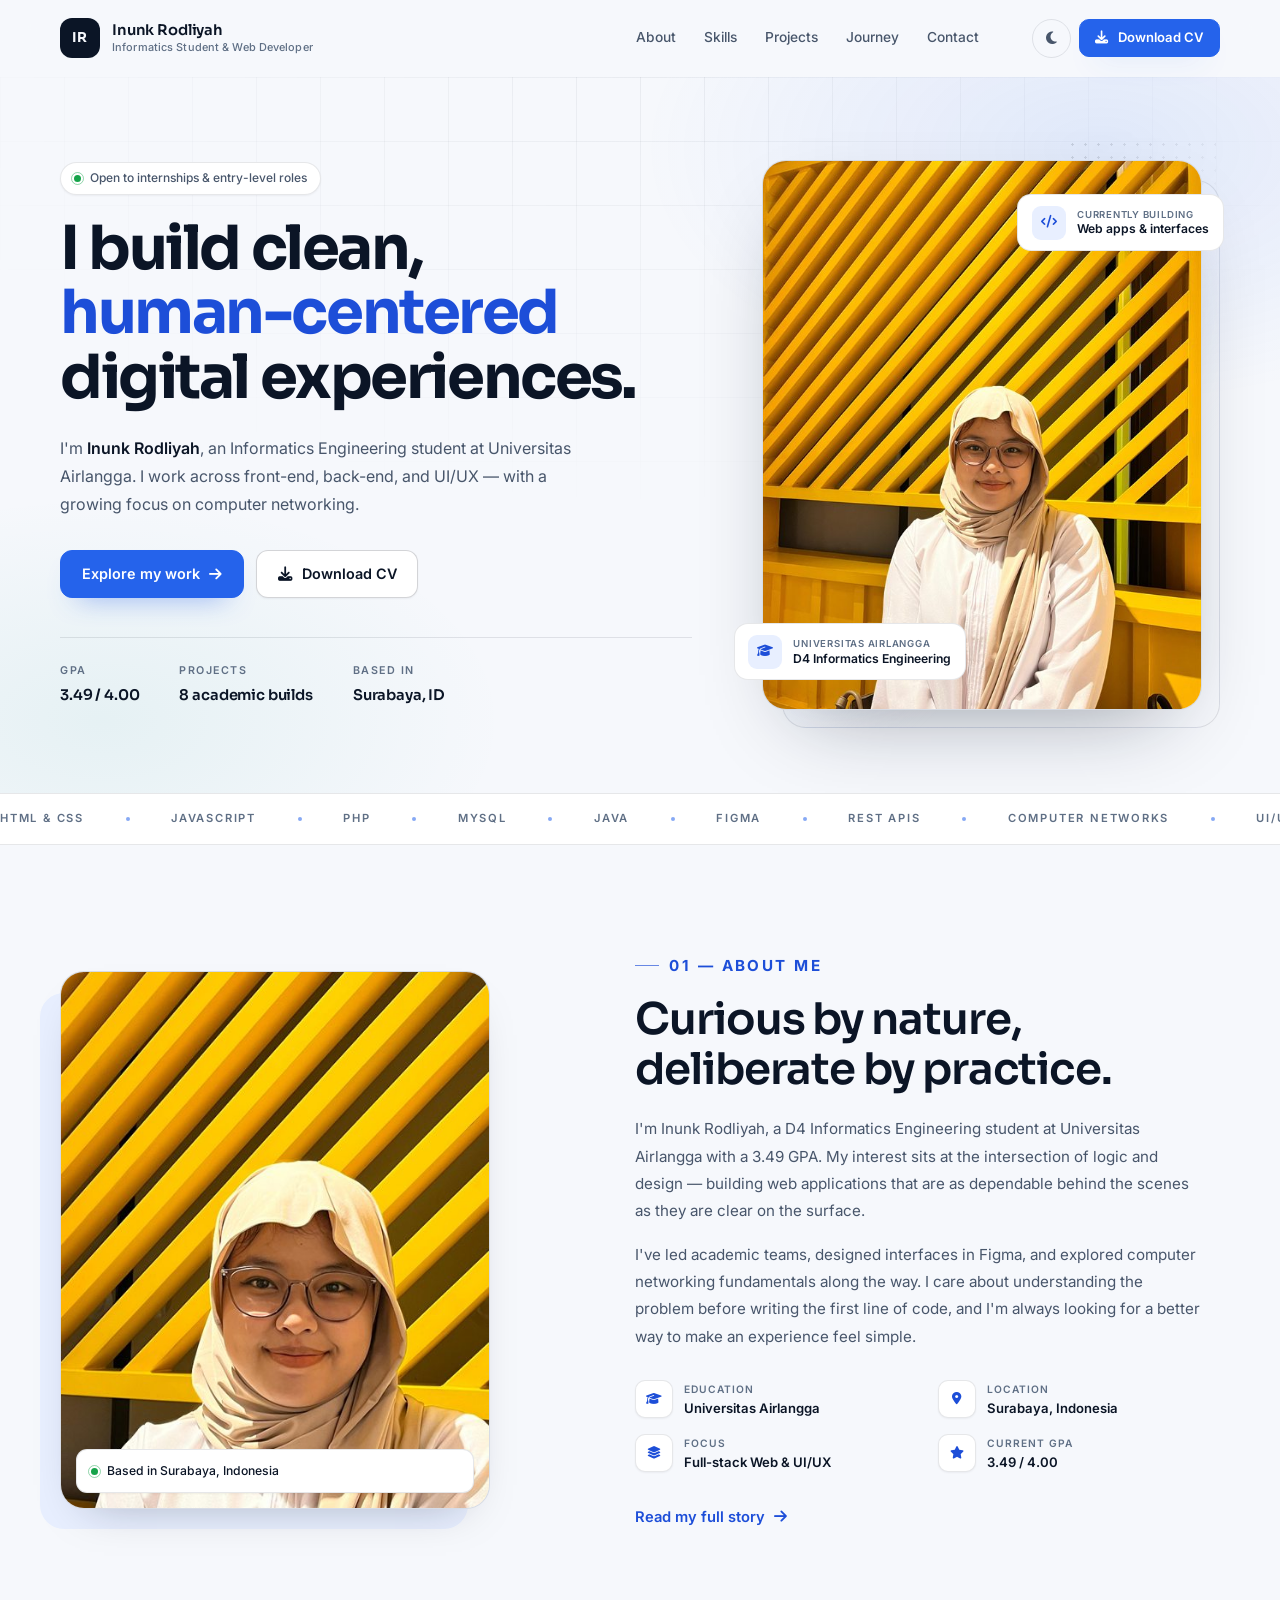
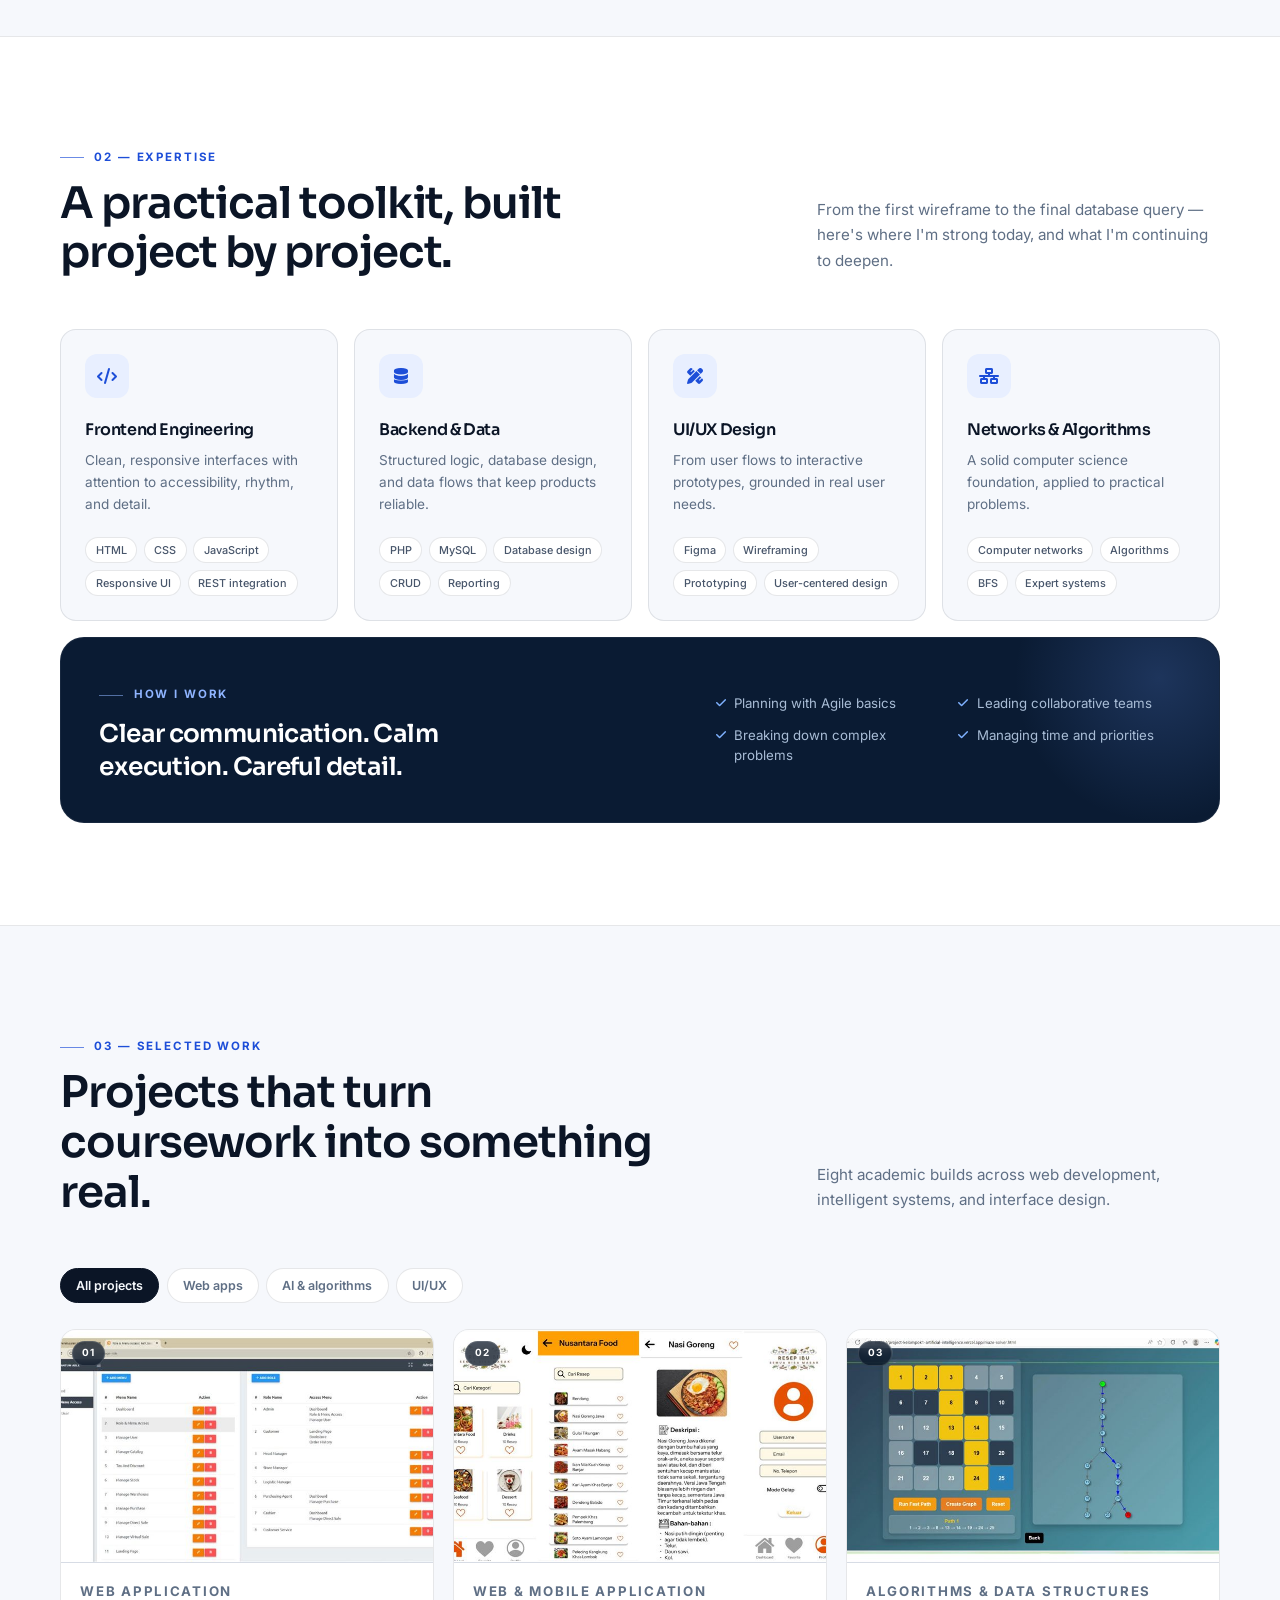
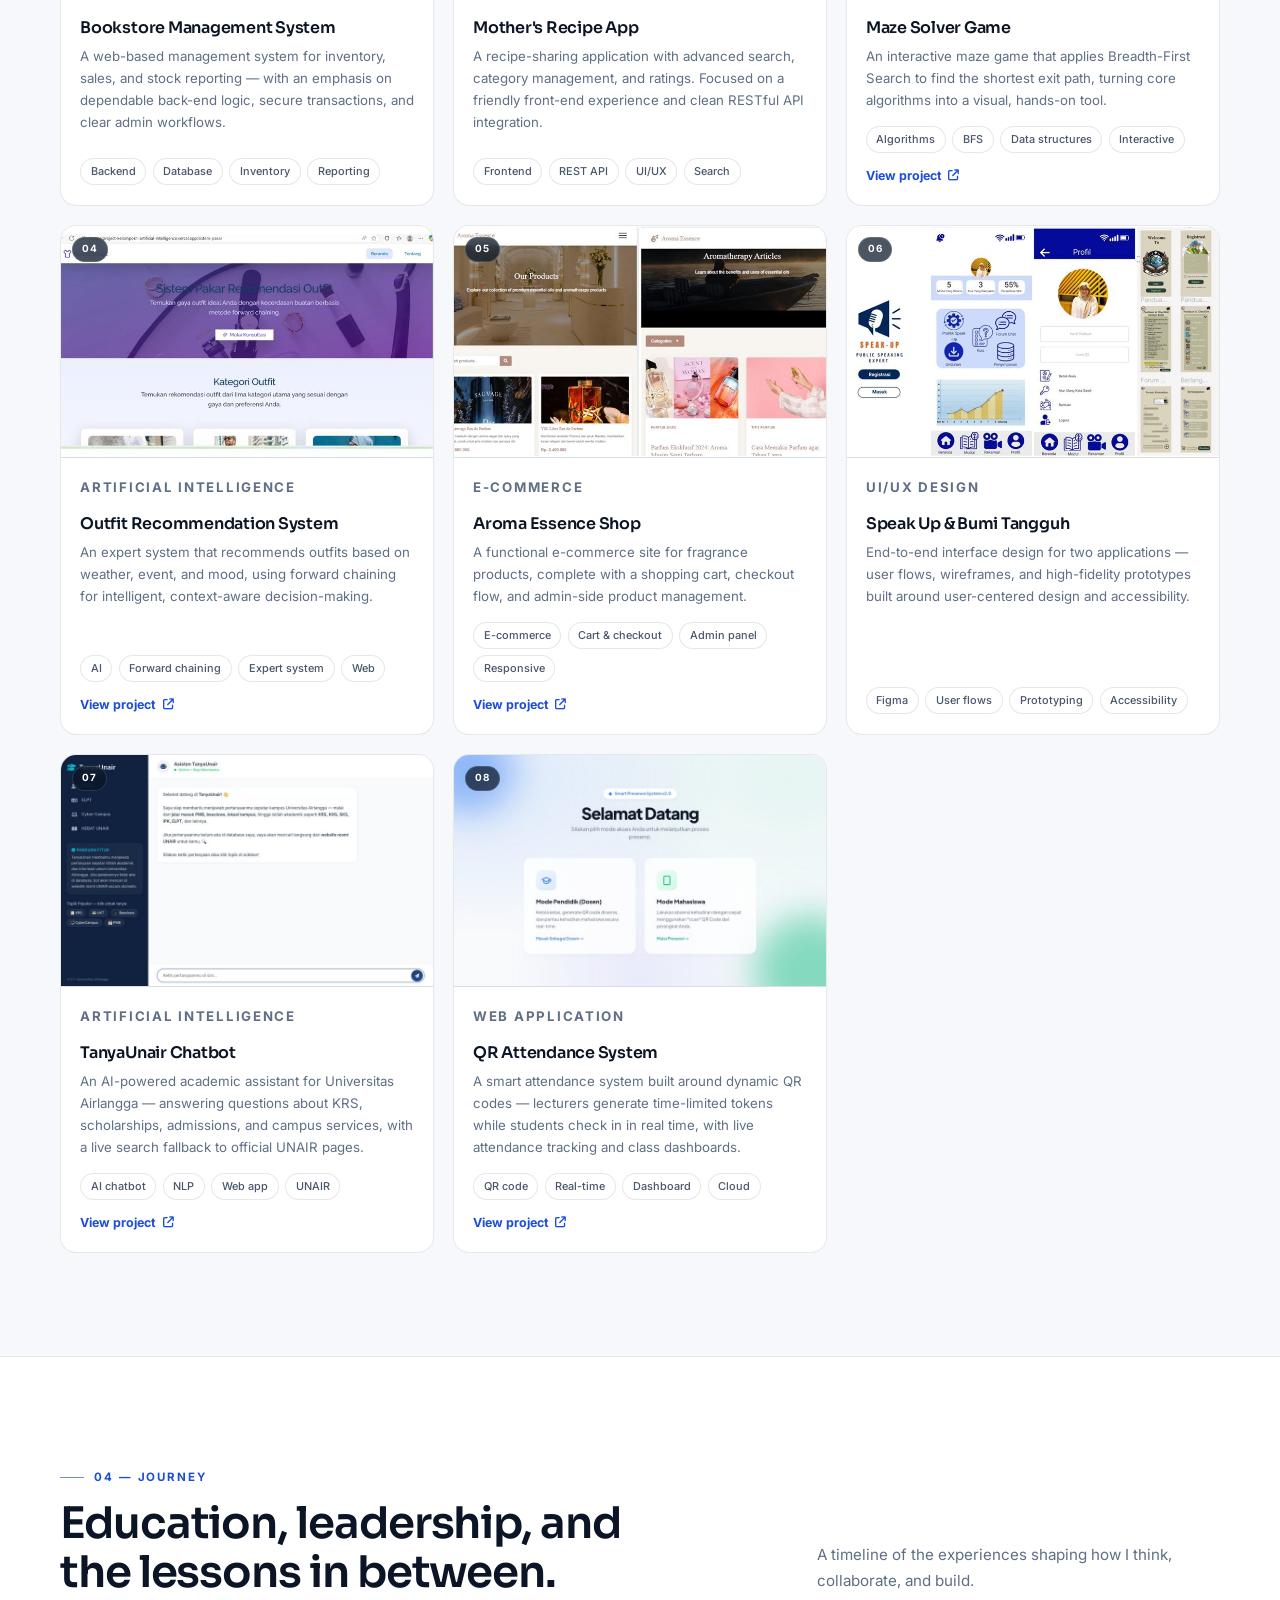
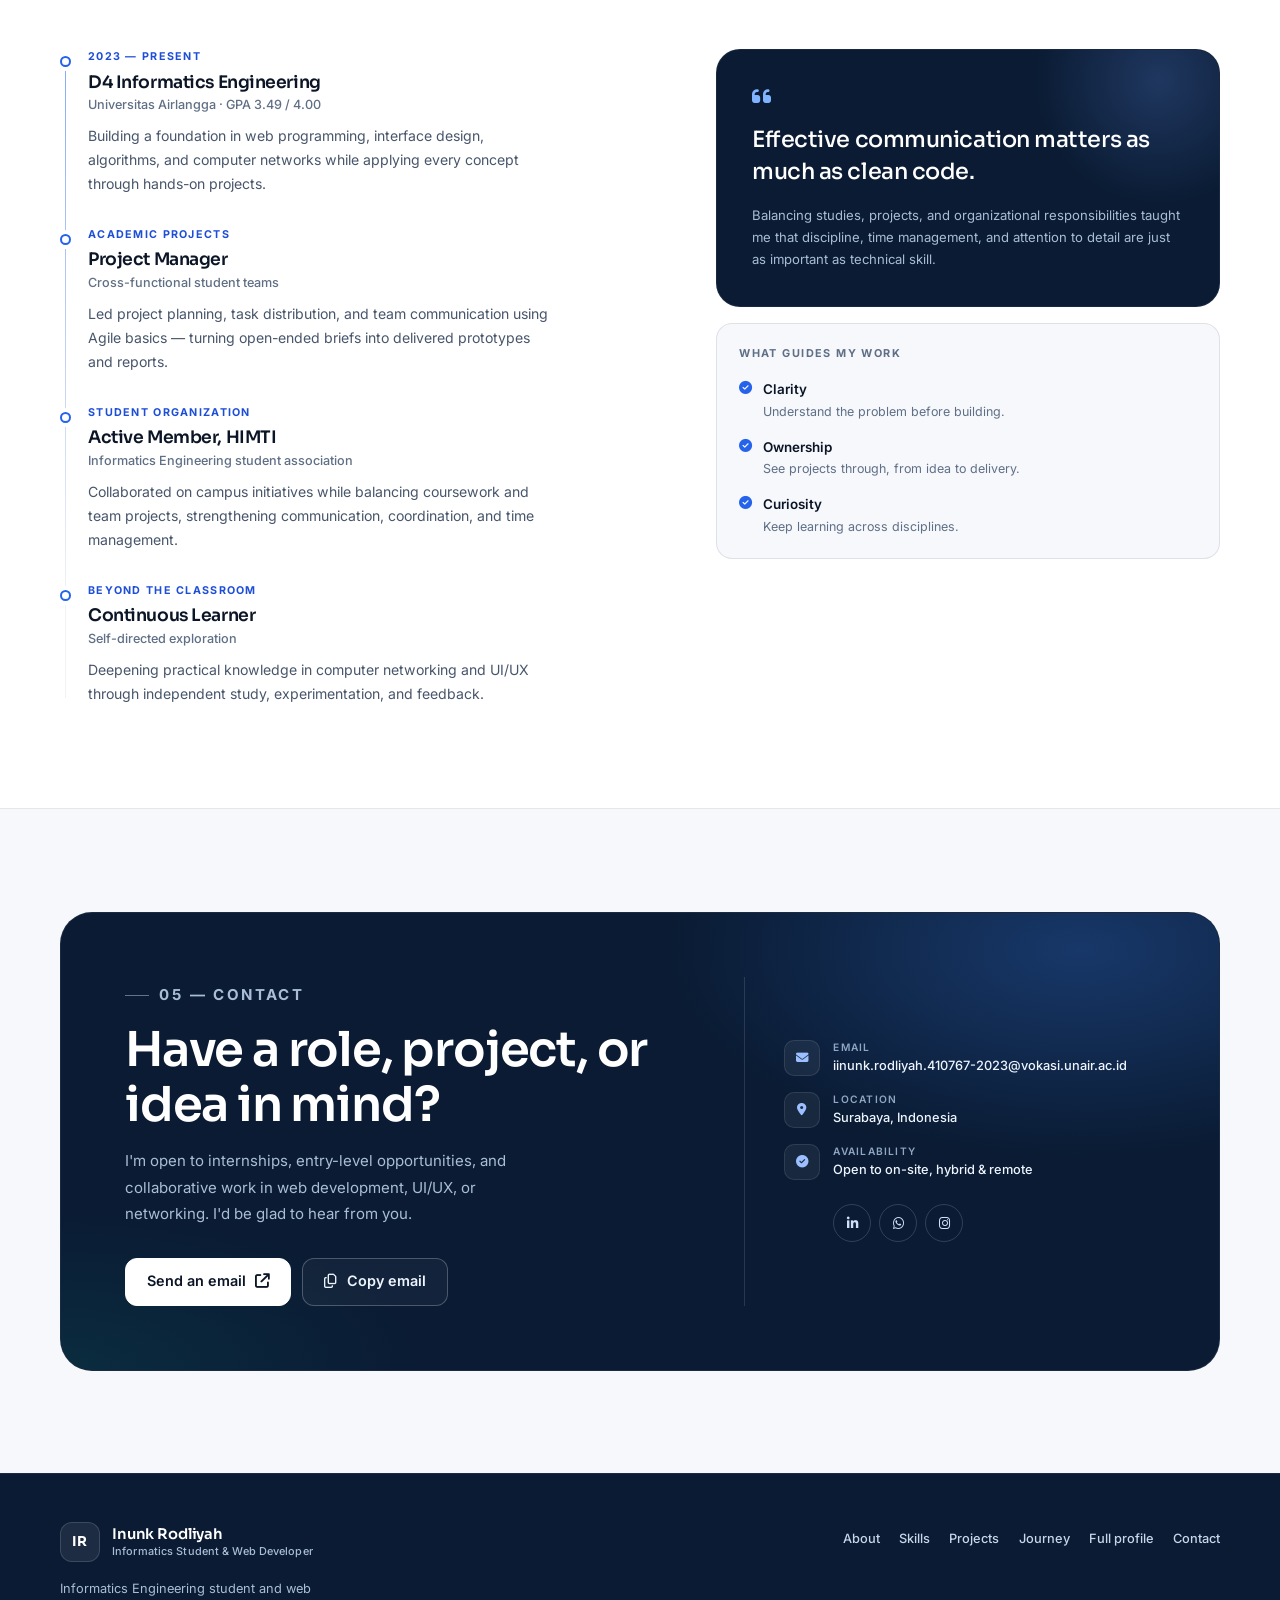
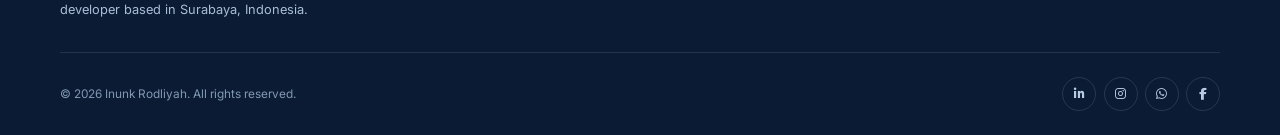
<file: index.html>
<!DOCTYPE html>
<html lang="en">
<head>
  <meta charset="UTF-8">
  <meta name="viewport" content="width=device-width, initial-scale=1.0">
  <title>Inunk Rodliyah — Web Developer &amp; Informatics Engineering Student</title>
  <meta name="description" content="Portfolio of Inunk Rodliyah, a D4 Informatics Engineering student at Universitas Airlangga focused on full-stack web development, UI/UX design, and computer networking.">
  <meta name="author" content="Inunk Rodliyah">
  <meta name="theme-color" content="#f6f8fc">
  <meta property="og:title" content="Inunk Rodliyah — Web Developer &amp; Informatics Engineering Student">
  <meta property="og:description" content="Clean, human-centered web experiences built at the intersection of code, design, and networks.">
  <meta property="og:type" content="website">
  <meta property="og:image" content="assets/optimized/inunk-hero.jpg">
  <link rel="icon" href="data:image/svg+xml,%3Csvg%20xmlns='http://www.w3.org/2000/svg'%20viewBox='0%200%2064%2064'%3E%3Crect%20width='64'%20height='64'%20rx='16'%20fill='%230b1526'/%3E%3Ctext%20x='32'%20y='43'%20font-family='Arial,sans-serif'%20font-size='25'%20font-weight='700'%20fill='%236b9bff'%20text-anchor='middle'%3EIR%3C/text%3E%3C/svg%3E">
  <link rel="preconnect" href="https://fonts.googleapis.com">
  <link rel="preconnect" href="https://fonts.gstatic.com" crossorigin>
  <link href="https://fonts.googleapis.com/css2?family=Inter:wght@400;500;600;700&family=Sora:wght@500;600;700&display=swap" rel="stylesheet">
  <link rel="preload" as="image" href="assets/optimized/inunk-hero.jpg" imagesrcset="assets/optimized/inunk-hero-sm.jpg 600w, assets/optimized/inunk-hero.jpg 1200w" imagesizes="(max-width: 640px) 330px, (max-width: 940px) 390px, 440px">
  <link rel="stylesheet" href="https://cdnjs.cloudflare.com/ajax/libs/font-awesome/6.5.2/css/all.min.css">
  <link rel="stylesheet" href="style.css">
  <script>
    document.documentElement.classList.add('js');
    (function () {
      try {
        var saved = localStorage.getItem('inunk-theme');
        var prefersDark = window.matchMedia('(prefers-color-scheme: dark)').matches;
        document.documentElement.dataset.theme = saved || (prefersDark ? 'dark' : 'light');
      } catch (error) {
        document.documentElement.dataset.theme = 'light';
      }
    })();
  </script>
</head>
<body>
  <a class="skip-link" href="#main-content">Skip to content</a>

  <header class="site-header" id="site-header">
    <div class="container header-inner">
      <a href="#home" class="brand" aria-label="Inunk Rodliyah — back to top">
        <span class="brand-mark" aria-hidden="true">IR</span>
        <span class="brand-text">
          <strong>Inunk Rodliyah</strong>
          <span>Informatics Student &amp; Web Developer</span>
        </span>
      </a>

      <nav class="primary-nav" aria-label="Primary navigation">
        <ul class="nav-list">
          <li><a class="nav-link" href="#about">About</a></li>
          <li><a class="nav-link" href="#skills">Skills</a></li>
          <li><a class="nav-link" href="#projects">Projects</a></li>
          <li><a class="nav-link" href="#journey">Journey</a></li>
          <li><a class="nav-link" href="#contact">Contact</a></li>
        </ul>
      </nav>

      <div class="header-actions">
        <button class="icon-btn theme-toggle" id="theme-toggle" type="button" aria-label="Switch to dark theme">
          <i class="fa-solid fa-moon theme-icon theme-icon-moon" aria-hidden="true"></i>
          <i class="fa-solid fa-sun theme-icon theme-icon-sun" aria-hidden="true"></i>
        </button>
        <a class="btn btn-primary btn-sm header-cv" href="assets/Inunk_Rodliyah_CV.pdf" download>
          <i class="fa-solid fa-download" aria-hidden="true"></i>
          <span>Download CV</span>
        </a>
        <button class="icon-btn nav-toggle" id="nav-toggle" type="button" aria-label="Open menu" aria-expanded="false" aria-controls="mobile-nav">
          <span class="nav-toggle-bars" aria-hidden="true"></span>
        </button>
      </div>
    </div>

    <div class="mobile-nav" id="mobile-nav">
      <nav aria-label="Mobile navigation">
        <a class="mobile-nav-link" href="#about">About</a>
        <a class="mobile-nav-link" href="#skills">Skills</a>
        <a class="mobile-nav-link" href="#projects">Projects</a>
        <a class="mobile-nav-link" href="#journey">Journey</a>
        <a class="mobile-nav-link" href="#contact">Contact</a>
      </nav>
      <div class="mobile-nav-footer">
        <a class="btn btn-primary" href="assets/Inunk_Rodliyah_CV.pdf" download>
          <i class="fa-solid fa-download" aria-hidden="true"></i>
          Download CV
        </a>
        <div class="mobile-socials" role="group" aria-label="Social links">
          <a href="http://www.linkedin.com/in/inunk-rodliyah" target="_blank" rel="noopener" aria-label="LinkedIn"><i class="fa-brands fa-linkedin-in" aria-hidden="true"></i></a>
          <a href="https://www.instagram.com/i.rodliyah_" target="_blank" rel="noopener" aria-label="Instagram"><i class="fa-brands fa-instagram" aria-hidden="true"></i></a>
          <a href="https://wa.me/6287852020826" target="_blank" rel="noopener" aria-label="WhatsApp"><i class="fa-brands fa-whatsapp" aria-hidden="true"></i></a>
        </div>
      </div>
    </div>
  </header>

  <main id="main-content">
    <!-- Hero -->
    <section class="hero" id="home">
      <div class="container hero-grid">
        <div class="hero-copy">
          <p class="status-pill">
            <span class="status-dot" aria-hidden="true"></span>
            Open to internships &amp; entry-level roles
          </p>
          <h1>I build clean, <span class="text-accent">human-centered</span> digital experiences.</h1>
          <p class="hero-lead">
            I'm <strong>Inunk Rodliyah</strong>, an Informatics Engineering student at Universitas Airlangga.
            I work across front-end, back-end, and UI/UX — with a growing focus on computer networking.
          </p>
          <div class="hero-actions">
            <a href="#projects" class="btn btn-primary">
              Explore my work
              <i class="fa-solid fa-arrow-right" aria-hidden="true"></i>
            </a>
            <a href="assets/Inunk_Rodliyah_CV.pdf" download class="btn btn-ghost">
              <i class="fa-solid fa-download" aria-hidden="true"></i>
              Download CV
            </a>
          </div>
          <dl class="hero-facts">
            <div>
              <dt>GPA</dt>
              <dd>3.49 / 4.00</dd>
            </div>
            <div>
              <dt>Projects</dt>
              <dd>8 academic builds</dd>
            </div>
            <div>
              <dt>Based in</dt>
              <dd>Surabaya, ID</dd>
            </div>
          </dl>
        </div>

        <div class="hero-visual">
          <div class="portrait-wrap">
            <div class="portrait-frame">
              <img src="assets/optimized/inunk-hero.jpg" srcset="assets/optimized/inunk-hero-sm.jpg 600w, assets/optimized/inunk-hero.jpg 1200w" sizes="(max-width: 640px) 330px, (max-width: 940px) 390px, 440px" width="1200" height="1600" alt="Inunk Rodliyah wearing a white outfit and beige hijab, standing in front of a yellow wall" fetchpriority="high" decoding="async">
            </div>
            <div class="floating-card floating-card--edu">
              <span class="floating-icon" aria-hidden="true"><i class="fa-solid fa-graduation-cap"></i></span>
              <div>
                <span>Universitas Airlangga</span>
                <strong>D4 Informatics Engineering</strong>
              </div>
            </div>
            <div class="floating-card floating-card--stack">
              <span class="floating-icon" aria-hidden="true"><i class="fa-solid fa-code"></i></span>
              <div>
                <span>Currently building</span>
                <strong>Web apps &amp; interfaces</strong>
              </div>
            </div>
          </div>
        </div>
      </div>
    </section>

    <!-- Toolkit marquee -->
    <section class="toolkit-strip" aria-label="Technical toolkit">
      <p class="sr-only">Technical toolkit: HTML and CSS, JavaScript, PHP, MySQL, Java, Figma, REST APIs, computer networks, UI/UX design, and Agile workflow.</p>
      <div class="marquee-track" aria-hidden="true">
        <span>HTML &amp; CSS</span>
        <span>JavaScript</span>
        <span>PHP</span>
        <span>MySQL</span>
        <span>Java</span>
        <span>Figma</span>
        <span>REST APIs</span>
        <span>Computer Networks</span>
        <span>UI/UX Design</span>
        <span>Agile Workflow</span>
        <span>HTML &amp; CSS</span>
        <span>JavaScript</span>
        <span>PHP</span>
        <span>MySQL</span>
        <span>Java</span>
        <span>Figma</span>
        <span>REST APIs</span>
        <span>Computer Networks</span>
        <span>UI/UX Design</span>
        <span>Agile Workflow</span>
      </div>
    </section>

    <!-- About -->
    <section class="section" id="about">
      <div class="container about-grid">
        <div class="about-visual reveal">
          <div class="about-photo">
            <img src="assets/optimized/inunk-about.jpg" srcset="assets/optimized/inunk-about-sm.jpg 500w, assets/optimized/inunk-about.jpg 1000w" sizes="(max-width: 640px) 316px, (max-width: 940px) 360px, 430px" width="1000" height="1250" alt="Close portrait of Inunk Rodliyah in front of a yellow wall" loading="lazy" decoding="async">
          </div>
          <div class="about-caption">
            <span class="status-dot" aria-hidden="true"></span>
            Based in Surabaya, Indonesia
          </div>
        </div>

        <div class="about-copy reveal">
          <p class="eyebrow">01 — About me</p>
          <h2>Curious by nature, deliberate by practice.</h2>
          <p>
            I'm Inunk Rodliyah, a D4 Informatics Engineering student at Universitas Airlangga with a
            3.49 GPA. My interest sits at the intersection of logic and design — building web applications
            that are as dependable behind the scenes as they are clear on the surface.
          </p>
          <p>
            I've led academic teams, designed interfaces in Figma, and explored computer networking
            fundamentals along the way. I care about understanding the problem before writing the first
            line of code, and I'm always looking for a better way to make an experience feel simple.
          </p>

          <ul class="fact-list">
            <li>
              <span class="fact-icon" aria-hidden="true"><i class="fa-solid fa-graduation-cap"></i></span>
              <div><span>Education</span><strong>Universitas Airlangga</strong></div>
            </li>
            <li>
              <span class="fact-icon" aria-hidden="true"><i class="fa-solid fa-location-dot"></i></span>
              <div><span>Location</span><strong>Surabaya, Indonesia</strong></div>
            </li>
            <li>
              <span class="fact-icon" aria-hidden="true"><i class="fa-solid fa-layer-group"></i></span>
              <div><span>Focus</span><strong>Full-stack Web &amp; UI/UX</strong></div>
            </li>
            <li>
              <span class="fact-icon" aria-hidden="true"><i class="fa-solid fa-star"></i></span>
              <div><span>Current GPA</span><strong>3.49 / 4.00</strong></div>
            </li>
          </ul>

          <a class="text-link" href="about.html">
            Read my full story
            <i class="fa-solid fa-arrow-right" aria-hidden="true"></i>
          </a>
        </div>
      </div>
    </section>

    <!-- Skills -->
    <section class="section section--surface" id="skills">
      <div class="container">
        <div class="section-head">
          <div>
            <p class="eyebrow">02 — Expertise</p>
            <h2>A practical toolkit, built project by project.</h2>
          </div>
          <p class="section-lead">
            From the first wireframe to the final database query — here's where I'm strong today,
            and what I'm continuing to deepen.
          </p>
        </div>

        <div class="skills-grid">
          <article class="skill-card reveal">
            <span class="skill-icon" aria-hidden="true"><i class="fa-solid fa-code"></i></span>
            <h3>Frontend Engineering</h3>
            <p>Clean, responsive interfaces with attention to accessibility, rhythm, and detail.</p>
            <ul class="tag-list">
              <li>HTML</li>
              <li>CSS</li>
              <li>JavaScript</li>
              <li>Responsive UI</li>
              <li>REST integration</li>
            </ul>
          </article>

          <article class="skill-card reveal">
            <span class="skill-icon" aria-hidden="true"><i class="fa-solid fa-database"></i></span>
            <h3>Backend &amp; Data</h3>
            <p>Structured logic, database design, and data flows that keep products reliable.</p>
            <ul class="tag-list">
              <li>PHP</li>
              <li>MySQL</li>
              <li>Database design</li>
              <li>CRUD</li>
              <li>Reporting</li>
            </ul>
          </article>

          <article class="skill-card reveal">
            <span class="skill-icon" aria-hidden="true"><i class="fa-solid fa-pen-ruler"></i></span>
            <h3>UI/UX Design</h3>
            <p>From user flows to interactive prototypes, grounded in real user needs.</p>
            <ul class="tag-list">
              <li>Figma</li>
              <li>Wireframing</li>
              <li>Prototyping</li>
              <li>User-centered design</li>
            </ul>
          </article>

          <article class="skill-card reveal">
            <span class="skill-icon" aria-hidden="true"><i class="fa-solid fa-network-wired"></i></span>
            <h3>Networks &amp; Algorithms</h3>
            <p>A solid computer science foundation, applied to practical problems.</p>
            <ul class="tag-list">
              <li>Computer networks</li>
              <li>Algorithms</li>
              <li>BFS</li>
              <li>Expert systems</li>
            </ul>
          </article>
        </div>

        <div class="approach-card reveal">
          <div>
            <p class="eyebrow eyebrow--light">How I work</p>
            <h3>Clear communication. Calm execution. Careful detail.</h3>
          </div>
          <ul class="approach-list">
            <li><i class="fa-solid fa-check" aria-hidden="true"></i>Planning with Agile basics</li>
            <li><i class="fa-solid fa-check" aria-hidden="true"></i>Leading collaborative teams</li>
            <li><i class="fa-solid fa-check" aria-hidden="true"></i>Breaking down complex problems</li>
            <li><i class="fa-solid fa-check" aria-hidden="true"></i>Managing time and priorities</li>
          </ul>
        </div>
      </div>
    </section>

    <!-- Projects -->
    <section class="section" id="projects">
      <div class="container">
        <div class="section-head">
          <div>
            <p class="eyebrow">03 — Selected work</p>
            <h2>Projects that turn coursework into something real.</h2>
          </div>
          <p class="section-lead">
            Eight academic builds across web development, intelligent systems, and interface design.
          </p>
        </div>

        <div class="filter-bar" role="group" aria-label="Filter projects by category">
          <button class="filter-btn is-active" type="button" data-filter="all" aria-pressed="true">All projects</button>
          <button class="filter-btn" type="button" data-filter="web" aria-pressed="false">Web apps</button>
          <button class="filter-btn" type="button" data-filter="ai" aria-pressed="false">AI &amp; algorithms</button>
          <button class="filter-btn" type="button" data-filter="design" aria-pressed="false">UI/UX</button>
        </div>
        <p class="sr-only" id="project-status" aria-live="polite"></p>

        <div class="projects-grid">
          <article class="project-card reveal" data-category="web">
            <div class="project-media">
              <img src="assets/optimized/project-bookstore.jpg" srcset="assets/optimized/project-bookstore-sm.jpg 800w, assets/optimized/project-bookstore.jpg 1600w" sizes="(max-width: 640px) calc(100vw - 32px), (max-width: 1080px) calc(50vw - 32px), 375px" width="1600" height="830" alt="Admin dashboard of the bookstore management system showing role and menu access screens" loading="lazy" decoding="async">
              <span class="project-index">01</span>
            </div>
            <div class="project-body">
              <p class="project-kicker">Web Application</p>
              <h3>Bookstore Management System</h3>
              <p>A web-based management system for inventory, sales, and stock reporting — with an emphasis on dependable back-end logic, secure transactions, and clear admin workflows.</p>
              <ul class="tag-list">
                <li>Backend</li>
                <li>Database</li>
                <li>Inventory</li>
                <li>Reporting</li>
              </ul>
            </div>
          </article>

          <article class="project-card reveal" data-category="web">
            <div class="project-media">
              <img src="assets/optimized/project-recipes.jpg" srcset="assets/optimized/project-recipes-sm.jpg 800w, assets/optimized/project-recipes.jpg 1600w" sizes="(max-width: 640px) calc(100vw - 32px), (max-width: 1080px) calc(50vw - 32px), 375px" width="1600" height="900" alt="Recipe app screens showing categories, recipe search, details, and a profile page" loading="lazy" decoding="async">
              <span class="project-index">02</span>
            </div>
            <div class="project-body">
              <p class="project-kicker">Web &amp; Mobile Application</p>
              <h3>Mother's Recipe App</h3>
              <p>A recipe-sharing application with advanced search, category management, and ratings. Focused on a friendly front-end experience and clean RESTful API integration.</p>
              <ul class="tag-list">
                <li>Frontend</li>
                <li>REST API</li>
                <li>UI/UX</li>
                <li>Search</li>
              </ul>
            </div>
          </article>

          <article class="project-card reveal" data-category="ai">
            <div class="project-media">
              <img src="assets/optimized/project-maze.jpg" srcset="assets/optimized/project-maze-sm.jpg 800w, assets/optimized/project-maze.jpg 1600w" sizes="(max-width: 640px) calc(100vw - 32px), (max-width: 1080px) calc(50vw - 32px), 375px" width="1600" height="900" alt="Maze solver interface with a numbered grid and a visual graph of the shortest path" loading="lazy" decoding="async">
              <span class="project-index">03</span>
            </div>
            <div class="project-body">
              <p class="project-kicker">Algorithms &amp; Data Structures</p>
              <h3>Maze Solver Game</h3>
              <p>An interactive maze game that applies Breadth-First Search to find the shortest exit path, turning core algorithms into a visual, hands-on tool.</p>
              <ul class="tag-list">
                <li>Algorithms</li>
                <li>BFS</li>
                <li>Data structures</li>
                <li>Interactive</li>
              </ul>
              <a class="project-link" href="https://project-kelompok1-artificial-intelligence.vercel.app/" target="_blank" rel="noopener" aria-label="Open the Maze Solver Game project">
                View project
                <i class="fa-solid fa-arrow-up-right-from-square" aria-hidden="true"></i>
              </a>
            </div>
          </article>

          <article class="project-card reveal" data-category="ai">
            <div class="project-media">
              <img src="assets/optimized/project-outfit.jpg" srcset="assets/optimized/project-outfit-sm.jpg 800w, assets/optimized/project-outfit.jpg 1600w" sizes="(max-width: 640px) calc(100vw - 32px), (max-width: 1080px) calc(50vw - 32px), 375px" width="1600" height="900" alt="Outfit recommendation website homepage with a purple hero section and outfit categories" loading="lazy" decoding="async">
              <span class="project-index">04</span>
            </div>
            <div class="project-body">
              <p class="project-kicker">Artificial Intelligence</p>
              <h3>Outfit Recommendation System</h3>
              <p>An expert system that recommends outfits based on weather, event, and mood, using forward chaining for intelligent, context-aware decision-making.</p>
              <ul class="tag-list">
                <li>AI</li>
                <li>Forward chaining</li>
                <li>Expert system</li>
                <li>Web</li>
              </ul>
              <a class="project-link" href="https://project-kelompok1-artificial-intelligence.vercel.app/" target="_blank" rel="noopener" aria-label="Open the Outfit Recommendation System project">
                View project
                <i class="fa-solid fa-arrow-up-right-from-square" aria-hidden="true"></i>
              </a>
            </div>
          </article>

          <article class="project-card reveal" data-category="web">
            <div class="project-media">
              <img src="assets/optimized/project-aroma.jpg" srcset="assets/optimized/project-aroma-sm.jpg 800w, assets/optimized/project-aroma.jpg 1600w" sizes="(max-width: 640px) calc(100vw - 32px), (max-width: 1080px) calc(50vw - 32px), 375px" width="1600" height="900" alt="Aroma Essence e-commerce interface showing product cards, categories, and an article section" loading="lazy" decoding="async">
              <span class="project-index">05</span>
            </div>
            <div class="project-body">
              <p class="project-kicker">E-Commerce</p>
              <h3>Aroma Essence Shop</h3>
              <p>A functional e-commerce site for fragrance products, complete with a shopping cart, checkout flow, and admin-side product management.</p>
              <ul class="tag-list">
                <li>E-commerce</li>
                <li>Cart &amp; checkout</li>
                <li>Admin panel</li>
                <li>Responsive</li>
              </ul>
              <a class="project-link" href="https://inunkrodliyah.github.io/UAS-Workshop-Desain-UI/" target="_blank" rel="noopener" aria-label="Open the Aroma Essence Shop project">
                View project
                <i class="fa-solid fa-arrow-up-right-from-square" aria-hidden="true"></i>
              </a>
            </div>
          </article>

          <article class="project-card reveal" data-category="design">
            <div class="project-media">
              <img src="assets/optimized/project-uiux.jpg" srcset="assets/optimized/project-uiux-sm.jpg 800w, assets/optimized/project-uiux.jpg 1600w" sizes="(max-width: 640px) calc(100vw - 32px), (max-width: 1080px) calc(50vw - 32px), 375px" width="1600" height="900" alt="Collage of UI screens from the Speak Up and Bumi Tangguh application designs" loading="lazy" decoding="async">
              <span class="project-index">06</span>
            </div>
            <div class="project-body">
              <p class="project-kicker">UI/UX Design</p>
              <h3>Speak Up &amp; Bumi Tangguh</h3>
              <p>End-to-end interface design for two applications — user flows, wireframes, and high-fidelity prototypes built around user-centered design and accessibility.</p>
              <ul class="tag-list">
                <li>Figma</li>
                <li>User flows</li>
                <li>Prototyping</li>
                <li>Accessibility</li>
              </ul>
            </div>
          </article>

          <article class="project-card reveal" data-category="ai">
            <div class="project-media">
              <img src="assets/optimized/project-chatbot.jpg" srcset="assets/optimized/project-chatbot-sm.jpg 800w, assets/optimized/project-chatbot.jpg 1600w" sizes="(max-width: 640px) calc(100vw - 32px), (max-width: 1080px) calc(50vw - 32px), 375px" width="1600" height="1000" alt="TanyaUnair chatbot interface with a sidebar of campus services and a welcome message in the chat window" loading="lazy" decoding="async">
              <span class="project-index">07</span>
            </div>
            <div class="project-body">
              <p class="project-kicker">Artificial Intelligence</p>
              <h3>TanyaUnair Chatbot</h3>
              <p>An AI-powered academic assistant for Universitas Airlangga — answering questions about KRS, scholarships, admissions, and campus services, with a live search fallback to official UNAIR pages.</p>
              <ul class="tag-list">
                <li>AI chatbot</li>
                <li>NLP</li>
                <li>Web app</li>
                <li>UNAIR</li>
              </ul>
              <a class="project-link" href="https://chat-bot-eta-sooty.vercel.app/" target="_blank" rel="noopener" aria-label="Open the TanyaUnair Chatbot project">
                View project
                <i class="fa-solid fa-arrow-up-right-from-square" aria-hidden="true"></i>
              </a>
            </div>
          </article>

          <article class="project-card reveal" data-category="web">
            <div class="project-media">
              <img src="assets/optimized/project-presensi.jpg" srcset="assets/optimized/project-presensi-sm.jpg 800w, assets/optimized/project-presensi.jpg 1600w" sizes="(max-width: 640px) calc(100vw - 32px), (max-width: 1080px) calc(50vw - 32px), 375px" width="1600" height="1000" alt="QR attendance system welcome screen with lecturer and student access modes" loading="lazy" decoding="async">
              <span class="project-index">08</span>
            </div>
            <div class="project-body">
              <p class="project-kicker">Web Application</p>
              <h3>QR Attendance System</h3>
              <p>A smart attendance system built around dynamic QR codes — lecturers generate time-limited tokens while students check in in real time, with live attendance tracking and class dashboards.</p>
              <ul class="tag-list">
                <li>QR code</li>
                <li>Real-time</li>
                <li>Dashboard</li>
                <li>Cloud</li>
              </ul>
              <a class="project-link" href="https://presensi-qr-kelompok4.vercel.app/" target="_blank" rel="noopener" aria-label="Open the QR Attendance System project">
                View project
                <i class="fa-solid fa-arrow-up-right-from-square" aria-hidden="true"></i>
              </a>
            </div>
          </article>
        </div>
      </div>
    </section>

    <!-- Journey -->
    <section class="section section--surface" id="journey">
      <div class="container">
        <div class="section-head">
          <div>
            <p class="eyebrow">04 — Journey</p>
            <h2>Education, leadership, and the lessons in between.</h2>
          </div>
          <p class="section-lead">
            A timeline of the experiences shaping how I think, collaborate, and build.
          </p>
        </div>

        <div class="journey-grid">
          <div class="timeline">
            <article class="timeline-item reveal">
              <p class="timeline-date">2023 — Present</p>
              <h3>D4 Informatics Engineering</h3>
              <p class="timeline-org">Universitas Airlangga · GPA 3.49 / 4.00</p>
              <p>Building a foundation in web programming, interface design, algorithms, and computer networks while applying every concept through hands-on projects.</p>
            </article>

            <article class="timeline-item reveal">
              <p class="timeline-date">Academic projects</p>
              <h3>Project Manager</h3>
              <p class="timeline-org">Cross-functional student teams</p>
              <p>Led project planning, task distribution, and team communication using Agile basics — turning open-ended briefs into delivered prototypes and reports.</p>
            </article>

            <article class="timeline-item reveal">
              <p class="timeline-date">Student organization</p>
              <h3>Active Member, HIMTI</h3>
              <p class="timeline-org">Informatics Engineering student association</p>
              <p>Collaborated on campus initiatives while balancing coursework and team projects, strengthening communication, coordination, and time management.</p>
            </article>

            <article class="timeline-item reveal">
              <p class="timeline-date">Beyond the classroom</p>
              <h3>Continuous Learner</h3>
              <p class="timeline-org">Self-directed exploration</p>
              <p>Deepening practical knowledge in computer networking and UI/UX through independent study, experimentation, and feedback.</p>
            </article>
          </div>

          <div class="journey-aside">
            <div class="quote-card reveal">
              <i class="fa-solid fa-quote-left quote-mark" aria-hidden="true"></i>
              <blockquote>Effective communication matters as much as clean code.</blockquote>
              <p>Balancing studies, projects, and organizational responsibilities taught me that discipline, time management, and attention to detail are just as important as technical skill.</p>
            </div>

            <div class="values-card reveal">
              <h3>What guides my work</h3>
              <ul class="value-list">
                <li>
                  <i class="fa-solid fa-circle-check" aria-hidden="true"></i>
                  <div><strong>Clarity</strong><span>Understand the problem before building.</span></div>
                </li>
                <li>
                  <i class="fa-solid fa-circle-check" aria-hidden="true"></i>
                  <div><strong>Ownership</strong><span>See projects through, from idea to delivery.</span></div>
                </li>
                <li>
                  <i class="fa-solid fa-circle-check" aria-hidden="true"></i>
                  <div><strong>Curiosity</strong><span>Keep learning across disciplines.</span></div>
                </li>
              </ul>
            </div>
          </div>
        </div>
      </div>
    </section>

    <!-- Contact -->
    <section class="section" id="contact">
      <div class="container">
        <div class="contact-card reveal">
          <div class="contact-copy">
            <p class="eyebrow eyebrow--light">05 — Contact</p>
            <h2>Have a role, project, or idea in mind?</h2>
            <p>I'm open to internships, entry-level opportunities, and collaborative work in web development, UI/UX, or networking. I'd be glad to hear from you.</p>
            <div class="contact-actions">
              <a href="mailto:iinunk.rodliyah.410767-2023@vokasi.unair.ac.id" class="btn btn-light">
                Send an email
                <i class="fa-solid fa-arrow-up-right-from-square" aria-hidden="true"></i>
              </a>
              <button class="btn btn-outline-light" id="copy-email" type="button" data-email="iinunk.rodliyah.410767-2023@vokasi.unair.ac.id">
                <i class="fa-regular fa-copy" aria-hidden="true"></i>
                <span>Copy email</span>
              </button>
            </div>
          </div>

          <div class="contact-details">
            <div class="contact-row">
              <i class="fa-solid fa-envelope" aria-hidden="true"></i>
              <div>
                <span>Email</span>
                <a href="mailto:iinunk.rodliyah.410767-2023@vokasi.unair.ac.id">iinunk.rodliyah.410767-2023@vokasi.unair.ac.id</a>
              </div>
            </div>
            <div class="contact-row">
              <i class="fa-solid fa-location-dot" aria-hidden="true"></i>
              <div>
                <span>Location</span>
                <strong>Surabaya, Indonesia</strong>
              </div>
            </div>
            <div class="contact-row">
              <i class="fa-solid fa-circle-check" aria-hidden="true"></i>
              <div>
                <span>Availability</span>
                <strong>Open to on-site, hybrid &amp; remote</strong>
              </div>
            </div>
            <div class="contact-socials">
              <a href="http://www.linkedin.com/in/inunk-rodliyah" target="_blank" rel="noopener" aria-label="LinkedIn"><i class="fa-brands fa-linkedin-in" aria-hidden="true"></i></a>
              <a href="https://wa.me/6287852020826" target="_blank" rel="noopener" aria-label="WhatsApp"><i class="fa-brands fa-whatsapp" aria-hidden="true"></i></a>
              <a href="https://www.instagram.com/i.rodliyah_" target="_blank" rel="noopener" aria-label="Instagram"><i class="fa-brands fa-instagram" aria-hidden="true"></i></a>
            </div>
          </div>
        </div>
      </div>
    </section>
  </main>

  <footer class="site-footer">
    <div class="container">
      <div class="footer-top">
        <div class="footer-brand">
          <a href="#home" class="brand brand--footer" aria-label="Inunk Rodliyah — back to top">
            <span class="brand-mark" aria-hidden="true">IR</span>
            <span class="brand-text">
              <strong>Inunk Rodliyah</strong>
              <span>Informatics Student &amp; Web Developer</span>
            </span>
          </a>
          <p>Informatics Engineering student and web developer based in Surabaya, Indonesia.</p>
        </div>

        <nav class="footer-nav" aria-label="Footer navigation">
          <a href="#about">About</a>
          <a href="#skills">Skills</a>
          <a href="#projects">Projects</a>
          <a href="#journey">Journey</a>
          <a href="about.html">Full profile</a>
          <a href="#contact">Contact</a>
        </nav>
      </div>

      <div class="footer-bottom">
        <p>&copy; <span data-year>2026</span> Inunk Rodliyah. All rights reserved.</p>
        <div class="footer-socials" role="group" aria-label="Social links">
          <a href="http://www.linkedin.com/in/inunk-rodliyah" target="_blank" rel="noopener" aria-label="LinkedIn"><i class="fa-brands fa-linkedin-in" aria-hidden="true"></i></a>
          <a href="https://www.instagram.com/i.rodliyah_" target="_blank" rel="noopener" aria-label="Instagram"><i class="fa-brands fa-instagram" aria-hidden="true"></i></a>
          <a href="https://wa.me/6287852020826" target="_blank" rel="noopener" aria-label="WhatsApp"><i class="fa-brands fa-whatsapp" aria-hidden="true"></i></a>
          <a href="https://www.facebook.com/share/17Rb6YSzJQ/" target="_blank" rel="noopener" aria-label="Facebook"><i class="fa-brands fa-facebook-f" aria-hidden="true"></i></a>
        </div>
      </div>
    </div>
  </footer>

  <button class="back-to-top" id="back-to-top" type="button" aria-label="Back to top">
    <i class="fa-solid fa-arrow-up" aria-hidden="true"></i>
  </button>

  <script src="script.js"></script>
</body>
</html>
</file>
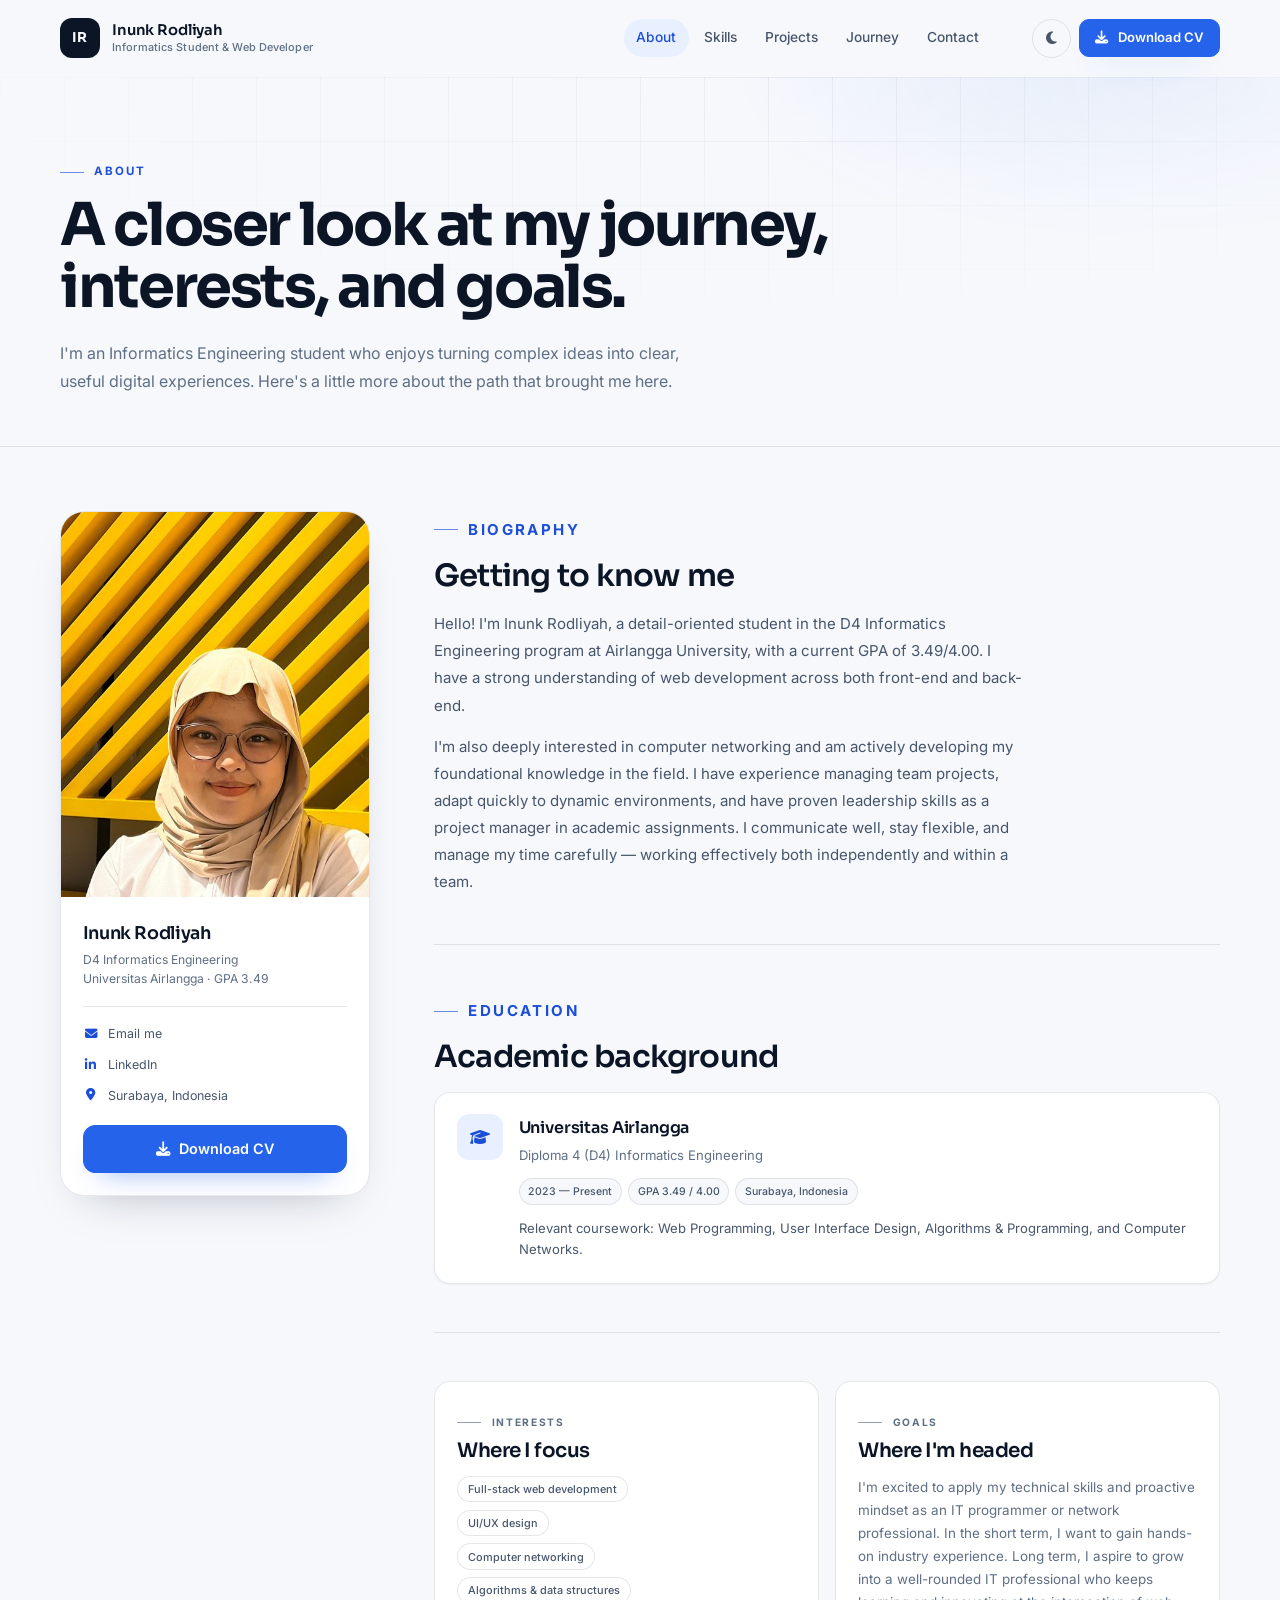
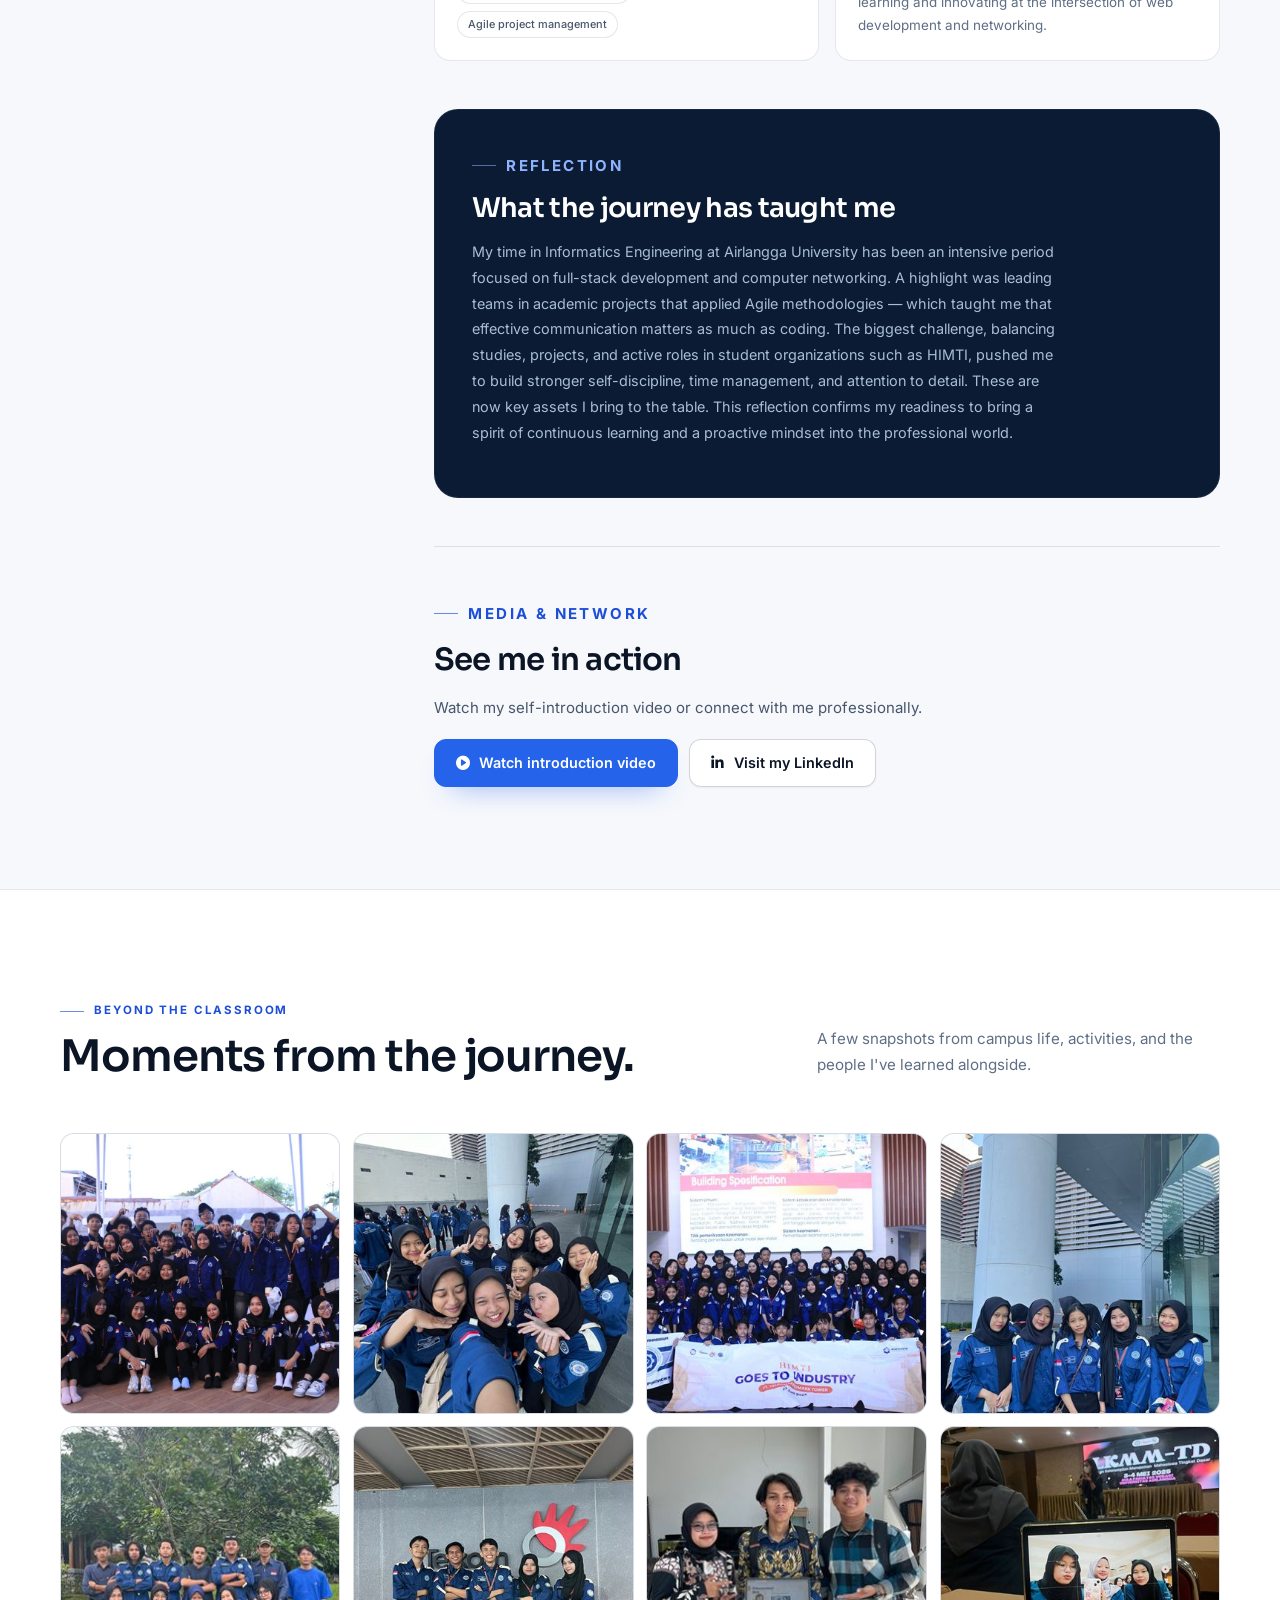
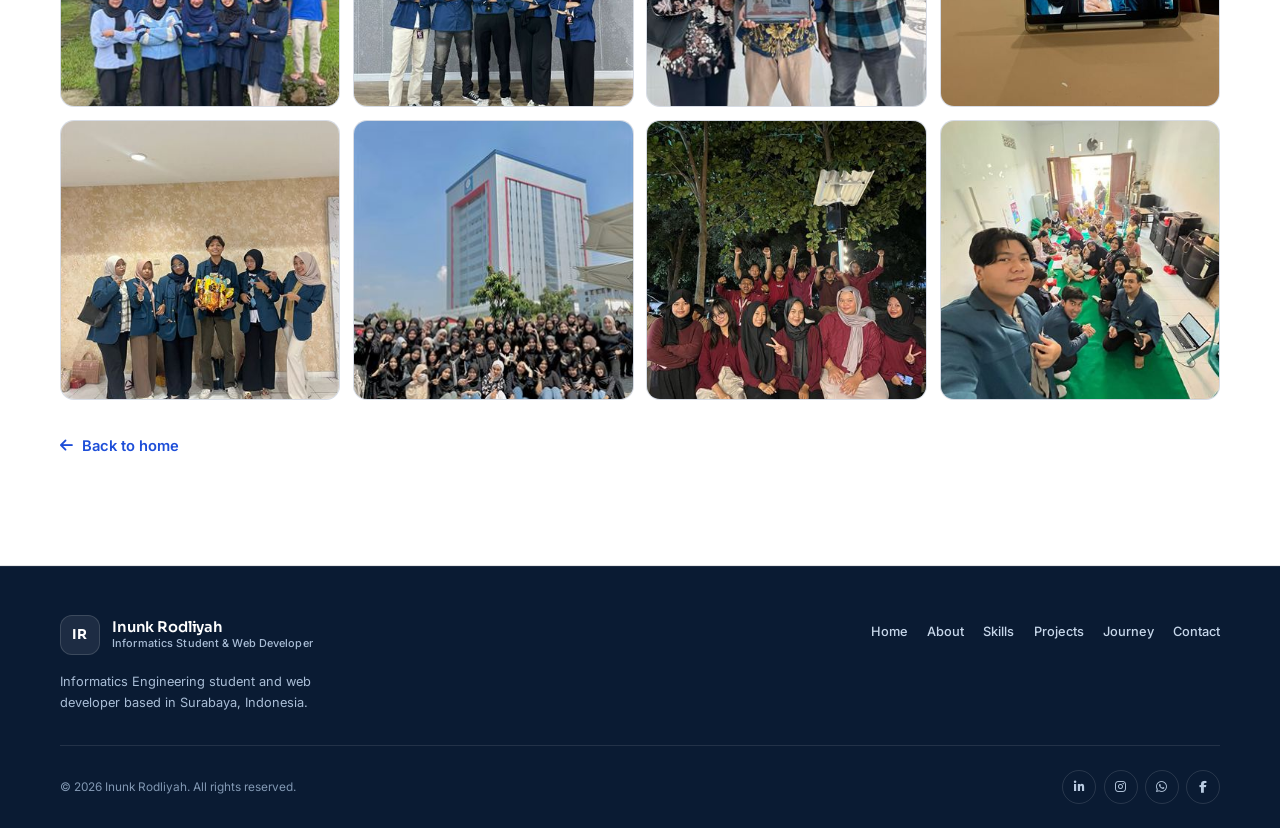
<file: about.html>
<!DOCTYPE html>
<html lang="en">
<head>
  <meta charset="UTF-8">
  <meta name="viewport" content="width=device-width, initial-scale=1.0">
  <title>About — Inunk Rodliyah</title>
  <meta name="description" content="A closer look at Inunk Rodliyah's background, education, interests, and career goals in informatics engineering, web development, and networking.">
  <meta name="author" content="Inunk Rodliyah">
  <meta name="theme-color" content="#f6f8fc">
  <meta property="og:title" content="About — Inunk Rodliyah">
  <meta property="og:description" content="Background, education, interests, and goals of Inunk Rodliyah — Informatics Engineering student and web developer.">
  <meta property="og:type" content="profile">
  <meta property="og:image" content="assets/optimized/inunk-hero.jpg">
  <link rel="icon" href="data:image/svg+xml,%3Csvg%20xmlns='http://www.w3.org/2000/svg'%20viewBox='0%200%2064%2064'%3E%3Crect%20width='64'%20height='64'%20rx='16'%20fill='%230b1526'/%3E%3Ctext%20x='32'%20y='43'%20font-family='Arial,sans-serif'%20font-size='25'%20font-weight='700'%20fill='%236b9bff'%20text-anchor='middle'%3EIR%3C/text%3E%3C/svg%3E">
  <link rel="preconnect" href="https://fonts.googleapis.com">
  <link rel="preconnect" href="https://fonts.gstatic.com" crossorigin>
  <link href="https://fonts.googleapis.com/css2?family=Inter:wght@400;500;600;700&family=Sora:wght@500;600;700&display=swap" rel="stylesheet">
  <link rel="stylesheet" href="https://cdnjs.cloudflare.com/ajax/libs/font-awesome/6.5.2/css/all.min.css">
  <link rel="stylesheet" href="style.css">
  <script>
    document.documentElement.classList.add('js');
    (function () {
      try {
        var saved = localStorage.getItem('inunk-theme');
        var prefersDark = window.matchMedia('(prefers-color-scheme: dark)').matches;
        document.documentElement.dataset.theme = saved || (prefersDark ? 'dark' : 'light');
      } catch (error) {
        document.documentElement.dataset.theme = 'light';
      }
    })();
  </script>
</head>
<body>
  <a class="skip-link" href="#main-content">Skip to content</a>

  <header class="site-header" id="site-header">
    <div class="container header-inner">
      <a href="index.html" class="brand" aria-label="Inunk Rodliyah — home">
        <span class="brand-mark" aria-hidden="true">IR</span>
        <span class="brand-text">
          <strong>Inunk Rodliyah</strong>
          <span>Informatics Student &amp; Web Developer</span>
        </span>
      </a>

      <nav class="primary-nav" aria-label="Primary navigation">
        <ul class="nav-list">
          <li><a class="nav-link is-active" href="about.html" aria-current="page">About</a></li>
          <li><a class="nav-link" href="index.html#skills">Skills</a></li>
          <li><a class="nav-link" href="index.html#projects">Projects</a></li>
          <li><a class="nav-link" href="index.html#journey">Journey</a></li>
          <li><a class="nav-link" href="index.html#contact">Contact</a></li>
        </ul>
      </nav>

      <div class="header-actions">
        <button class="icon-btn theme-toggle" id="theme-toggle" type="button" aria-label="Switch to dark theme">
          <i class="fa-solid fa-moon theme-icon theme-icon-moon" aria-hidden="true"></i>
          <i class="fa-solid fa-sun theme-icon theme-icon-sun" aria-hidden="true"></i>
        </button>
        <a class="btn btn-primary btn-sm header-cv" href="assets/Inunk_Rodliyah_CV.pdf" download>
          <i class="fa-solid fa-download" aria-hidden="true"></i>
          <span>Download CV</span>
        </a>
        <button class="icon-btn nav-toggle" id="nav-toggle" type="button" aria-label="Open menu" aria-expanded="false" aria-controls="mobile-nav">
          <span class="nav-toggle-bars" aria-hidden="true"></span>
        </button>
      </div>
    </div>

    <div class="mobile-nav" id="mobile-nav">
      <nav aria-label="Mobile navigation">
        <a class="mobile-nav-link is-active" href="about.html" aria-current="page">About</a>
        <a class="mobile-nav-link" href="index.html#skills">Skills</a>
        <a class="mobile-nav-link" href="index.html#projects">Projects</a>
        <a class="mobile-nav-link" href="index.html#journey">Journey</a>
        <a class="mobile-nav-link" href="index.html#contact">Contact</a>
      </nav>
      <div class="mobile-nav-footer">
        <a class="btn btn-primary" href="assets/Inunk_Rodliyah_CV.pdf" download>
          <i class="fa-solid fa-download" aria-hidden="true"></i>
          Download CV
        </a>
        <div class="mobile-socials" role="group" aria-label="Social links">
          <a href="http://www.linkedin.com/in/inunk-rodliyah" target="_blank" rel="noopener" aria-label="LinkedIn"><i class="fa-brands fa-linkedin-in" aria-hidden="true"></i></a>
          <a href="https://www.instagram.com/i.rodliyah_" target="_blank" rel="noopener" aria-label="Instagram"><i class="fa-brands fa-instagram" aria-hidden="true"></i></a>
          <a href="https://wa.me/6287852020826" target="_blank" rel="noopener" aria-label="WhatsApp"><i class="fa-brands fa-whatsapp" aria-hidden="true"></i></a>
        </div>
      </div>
    </div>
  </header>

  <main id="main-content">
    <section class="page-hero">
      <div class="container">
        <p class="eyebrow">About</p>
        <h1>A closer look at my journey, interests, and goals.</h1>
        <p class="page-lead">
          I'm an Informatics Engineering student who enjoys turning complex ideas into clear,
          useful digital experiences. Here's a little more about the path that brought me here.
        </p>
      </div>
    </section>

    <div class="section section--profile">
      <div class="container profile-grid">
        <aside class="profile-card reveal">
          <img src="assets/optimized/inunk-about.jpg" srcset="assets/optimized/inunk-about-sm.jpg 500w, assets/optimized/inunk-about.jpg 1000w" sizes="(max-width: 940px) 420px, 310px" width="1000" height="1250" alt="Close portrait of Inunk Rodliyah wearing glasses and a beige hijab" loading="lazy" decoding="async">
          <div class="profile-meta">
            <strong>Inunk Rodliyah</strong>
            <span>D4 Informatics Engineering</span>
            <span>Universitas Airlangga · GPA 3.49</span>
            <ul class="profile-links">
              <li><i class="fa-solid fa-envelope" aria-hidden="true"></i><a href="mailto:iinunk.rodliyah.410767-2023@vokasi.unair.ac.id">Email me</a></li>
              <li><i class="fa-brands fa-linkedin-in" aria-hidden="true"></i><a href="http://www.linkedin.com/in/inunk-rodliyah" target="_blank" rel="noopener">LinkedIn</a></li>
              <li><i class="fa-solid fa-location-dot" aria-hidden="true"></i><span>Surabaya, Indonesia</span></li>
            </ul>
            <a class="btn btn-primary btn-full" href="assets/Inunk_Rodliyah_CV.pdf" download>
              <i class="fa-solid fa-download" aria-hidden="true"></i>
              Download CV
            </a>
          </div>
        </aside>

        <div class="profile-content">
          <section class="reveal">
            <p class="eyebrow">Biography</p>
            <h2>Getting to know me</h2>
            <p>
              Hello! I'm Inunk Rodliyah, a detail-oriented student in the D4 Informatics Engineering
              program at Airlangga University, with a current GPA of 3.49/4.00. I have a strong
              understanding of web development across both front-end and back-end.
            </p>
            <p>
              I'm also deeply interested in computer networking and am actively developing my
              foundational knowledge in the field. I have experience managing team projects, adapt
              quickly to dynamic environments, and have proven leadership skills as a project manager
              in academic assignments. I communicate well, stay flexible, and manage my time carefully —
              working effectively both independently and within a team.
            </p>
          </section>

          <section class="reveal">
            <p class="eyebrow">Education</p>
            <h2>Academic background</h2>
            <div class="info-card">
              <span class="info-icon" aria-hidden="true"><i class="fa-solid fa-graduation-cap"></i></span>
              <div>
                <strong>Universitas Airlangga</strong>
                <p class="info-role">Diploma 4 (D4) Informatics Engineering</p>
                <div class="meta-chips">
                  <span>2023 — Present</span>
                  <span>GPA 3.49 / 4.00</span>
                  <span>Surabaya, Indonesia</span>
                </div>
                <p class="info-note">
                  Relevant coursework: Web Programming, User Interface Design, Algorithms &amp;
                  Programming, and Computer Networks.
                </p>
              </div>
            </div>
          </section>

          <div class="split-grid">
            <section class="mini-card reveal">
              <p class="eyebrow">Interests</p>
              <h2>Where I focus</h2>
              <ul class="tag-list tag-list--stack">
                <li>Full-stack web development</li>
                <li>UI/UX design</li>
                <li>Computer networking</li>
                <li>Algorithms &amp; data structures</li>
                <li>Agile project management</li>
              </ul>
            </section>

            <section class="mini-card reveal">
              <p class="eyebrow">Goals</p>
              <h2>Where I'm headed</h2>
              <p>
                I'm excited to apply my technical skills and proactive mindset as an IT programmer or
                network professional. In the short term, I want to gain hands-on industry experience.
                Long term, I aspire to grow into a well-rounded IT professional who keeps learning and
                innovating at the intersection of web development and networking.
              </p>
            </section>
          </div>

          <section class="reflection-card reveal">
            <p class="eyebrow eyebrow--light">Reflection</p>
            <h2>What the journey has taught me</h2>
            <p>
              My time in Informatics Engineering at Airlangga University has been an intensive period
              focused on full-stack development and computer networking. A highlight was leading teams
              in academic projects that applied Agile methodologies — which taught me that effective
              communication matters as much as coding. The biggest challenge, balancing studies,
              projects, and active roles in student organizations such as HIMTI, pushed me to build
              stronger self-discipline, time management, and attention to detail. These are now key
              assets I bring to the table. This reflection confirms my readiness to bring a spirit of
              continuous learning and a proactive mindset into the professional world.
            </p>
          </section>

          <section class="reveal">
            <p class="eyebrow">Media &amp; network</p>
            <h2>See me in action</h2>
            <p>Watch my self-introduction video or connect with me professionally.</p>
            <div class="media-actions">
              <a href="https://vt.tiktok.com/ZSU6VQ7rX/" target="_blank" rel="noopener" class="btn btn-primary">
                <i class="fa-solid fa-circle-play" aria-hidden="true"></i>
                Watch introduction video
              </a>
              <a href="http://www.linkedin.com/in/inunk-rodliyah" target="_blank" rel="noopener" class="btn btn-ghost">
                <i class="fa-brands fa-linkedin-in" aria-hidden="true"></i>
                Visit my LinkedIn
              </a>
            </div>
          </section>
        </div>
      </div>
    </div>

    <section class="section section--surface">
      <div class="container">
        <div class="section-head">
          <div>
            <p class="eyebrow">Beyond the classroom</p>
            <h2>Moments from the journey.</h2>
          </div>
          <p class="section-lead">
            A few snapshots from campus life, activities, and the people I've learned alongside.
          </p>
        </div>

        <div class="gallery-grid">
          <button class="gallery-item reveal" type="button" data-full="assets/optimized/gallery-6.jpg" aria-label="View photo 1 in a larger view">
            <img src="assets/optimized/gallery-6-sm.jpg" srcset="assets/optimized/gallery-6-sm.jpg 500w, assets/optimized/gallery-6.jpg 1000w" sizes="(max-width: 640px) 45vw, (max-width: 780px) 30vw, 275px" alt="Moment from Inunk's university journey" loading="lazy" decoding="async">
            <span class="gallery-overlay" aria-hidden="true"><i class="fa-solid fa-magnifying-glass-plus"></i></span>
          </button>
          <button class="gallery-item reveal" type="button" data-full="assets/optimized/gallery-8.jpg" aria-label="View photo 2 in a larger view">
            <img src="assets/optimized/gallery-8-sm.jpg" srcset="assets/optimized/gallery-8-sm.jpg 500w, assets/optimized/gallery-8.jpg 1000w" sizes="(max-width: 640px) 45vw, (max-width: 780px) 30vw, 275px" alt="Moment from Inunk's university journey" loading="lazy" decoding="async">
            <span class="gallery-overlay" aria-hidden="true"><i class="fa-solid fa-magnifying-glass-plus"></i></span>
          </button>
          <button class="gallery-item reveal" type="button" data-full="assets/optimized/gallery-7.jpg" aria-label="View photo 3 in a larger view">
            <img src="assets/optimized/gallery-7-sm.jpg" srcset="assets/optimized/gallery-7-sm.jpg 500w, assets/optimized/gallery-7.jpg 1000w" sizes="(max-width: 640px) 45vw, (max-width: 780px) 30vw, 275px" alt="Moment from Inunk's university journey" loading="lazy" decoding="async">
            <span class="gallery-overlay" aria-hidden="true"><i class="fa-solid fa-magnifying-glass-plus"></i></span>
          </button>
          <button class="gallery-item reveal" type="button" data-full="assets/optimized/gallery-9.jpg" aria-label="View photo 4 in a larger view">
            <img src="assets/optimized/gallery-9-sm.jpg" srcset="assets/optimized/gallery-9-sm.jpg 500w, assets/optimized/gallery-9.jpg 1000w" sizes="(max-width: 640px) 45vw, (max-width: 780px) 30vw, 275px" alt="Moment from Inunk's university journey" loading="lazy" decoding="async">
            <span class="gallery-overlay" aria-hidden="true"><i class="fa-solid fa-magnifying-glass-plus"></i></span>
          </button>
          <button class="gallery-item reveal" type="button" data-full="assets/optimized/gallery-2.jpg" aria-label="View photo 5 in a larger view">
            <img src="assets/optimized/gallery-2-sm.jpg" srcset="assets/optimized/gallery-2-sm.jpg 500w, assets/optimized/gallery-2.jpg 1000w" sizes="(max-width: 640px) 45vw, (max-width: 780px) 30vw, 275px" alt="Moment from Inunk's university journey" loading="lazy" decoding="async">
            <span class="gallery-overlay" aria-hidden="true"><i class="fa-solid fa-magnifying-glass-plus"></i></span>
          </button>
          <button class="gallery-item reveal" type="button" data-full="assets/optimized/gallery-12.jpg" aria-label="View photo 6 in a larger view">
            <img src="assets/optimized/gallery-12-sm.jpg" srcset="assets/optimized/gallery-12-sm.jpg 500w, assets/optimized/gallery-12.jpg 1000w" sizes="(max-width: 640px) 45vw, (max-width: 780px) 30vw, 275px" alt="Moment from Inunk's university journey" loading="lazy" decoding="async">
            <span class="gallery-overlay" aria-hidden="true"><i class="fa-solid fa-magnifying-glass-plus"></i></span>
          </button>
          <button class="gallery-item reveal" type="button" data-full="assets/optimized/gallery-10.jpg" aria-label="View photo 7 in a larger view">
            <img src="assets/optimized/gallery-10-sm.jpg" srcset="assets/optimized/gallery-10-sm.jpg 500w, assets/optimized/gallery-10.jpg 1000w" sizes="(max-width: 640px) 45vw, (max-width: 780px) 30vw, 275px" alt="Moment from Inunk's university journey" loading="lazy" decoding="async">
            <span class="gallery-overlay" aria-hidden="true"><i class="fa-solid fa-magnifying-glass-plus"></i></span>
          </button>
          <button class="gallery-item reveal" type="button" data-full="assets/optimized/gallery-3.jpg" aria-label="View photo 8 in a larger view">
            <img src="assets/optimized/gallery-3-sm.jpg" srcset="assets/optimized/gallery-3-sm.jpg 500w, assets/optimized/gallery-3.jpg 1000w" sizes="(max-width: 640px) 45vw, (max-width: 780px) 30vw, 275px" alt="Moment from Inunk's university journey" loading="lazy" decoding="async">
            <span class="gallery-overlay" aria-hidden="true"><i class="fa-solid fa-magnifying-glass-plus"></i></span>
          </button>
          <button class="gallery-item reveal" type="button" data-full="assets/optimized/gallery-1.jpg" aria-label="View photo 9 in a larger view">
            <img src="assets/optimized/gallery-1-sm.jpg" srcset="assets/optimized/gallery-1-sm.jpg 500w, assets/optimized/gallery-1.jpg 1000w" sizes="(max-width: 640px) 45vw, (max-width: 780px) 30vw, 275px" alt="Moment from Inunk's university journey" loading="lazy" decoding="async">
            <span class="gallery-overlay" aria-hidden="true"><i class="fa-solid fa-magnifying-glass-plus"></i></span>
          </button>
          <button class="gallery-item reveal" type="button" data-full="assets/optimized/gallery-5.jpg" aria-label="View photo 10 in a larger view">
            <img src="assets/optimized/gallery-5-sm.jpg" srcset="assets/optimized/gallery-5-sm.jpg 500w, assets/optimized/gallery-5.jpg 1000w" sizes="(max-width: 640px) 45vw, (max-width: 780px) 30vw, 275px" alt="Moment from Inunk's university journey" loading="lazy" decoding="async">
            <span class="gallery-overlay" aria-hidden="true"><i class="fa-solid fa-magnifying-glass-plus"></i></span>
          </button>
          <button class="gallery-item reveal" type="button" data-full="assets/optimized/gallery-4.jpg" aria-label="View photo 11 in a larger view">
            <img src="assets/optimized/gallery-4-sm.jpg" srcset="assets/optimized/gallery-4-sm.jpg 500w, assets/optimized/gallery-4.jpg 1000w" sizes="(max-width: 640px) 45vw, (max-width: 780px) 30vw, 275px" alt="Moment from Inunk's university journey" loading="lazy" decoding="async">
            <span class="gallery-overlay" aria-hidden="true"><i class="fa-solid fa-magnifying-glass-plus"></i></span>
          </button>
          <button class="gallery-item reveal" type="button" data-full="assets/optimized/gallery-11.jpg" aria-label="View photo 12 in a larger view">
            <img src="assets/optimized/gallery-11-sm.jpg" srcset="assets/optimized/gallery-11-sm.jpg 500w, assets/optimized/gallery-11.jpg 1000w" sizes="(max-width: 640px) 45vw, (max-width: 780px) 30vw, 275px" alt="Moment from Inunk's university journey" loading="lazy" decoding="async">
            <span class="gallery-overlay" aria-hidden="true"><i class="fa-solid fa-magnifying-glass-plus"></i></span>
          </button>
        </div>

        <div class="back-home">
          <a href="index.html" class="text-link">
            <i class="fa-solid fa-arrow-left" aria-hidden="true"></i>
            Back to home
          </a>
        </div>
      </div>
    </section>
  </main>

  <footer class="site-footer">
    <div class="container">
      <div class="footer-top">
        <div class="footer-brand">
          <a href="index.html" class="brand brand--footer" aria-label="Inunk Rodliyah — home">
            <span class="brand-mark" aria-hidden="true">IR</span>
            <span class="brand-text">
              <strong>Inunk Rodliyah</strong>
              <span>Informatics Student &amp; Web Developer</span>
            </span>
          </a>
          <p>Informatics Engineering student and web developer based in Surabaya, Indonesia.</p>
        </div>

        <nav class="footer-nav" aria-label="Footer navigation">
          <a href="index.html">Home</a>
          <a href="about.html" aria-current="page">About</a>
          <a href="index.html#skills">Skills</a>
          <a href="index.html#projects">Projects</a>
          <a href="index.html#journey">Journey</a>
          <a href="index.html#contact">Contact</a>
        </nav>
      </div>

      <div class="footer-bottom">
        <p>&copy; <span data-year>2026</span> Inunk Rodliyah. All rights reserved.</p>
        <div class="footer-socials" role="group" aria-label="Social links">
          <a href="http://www.linkedin.com/in/inunk-rodliyah" target="_blank" rel="noopener" aria-label="LinkedIn"><i class="fa-brands fa-linkedin-in" aria-hidden="true"></i></a>
          <a href="https://www.instagram.com/i.rodliyah_" target="_blank" rel="noopener" aria-label="Instagram"><i class="fa-brands fa-instagram" aria-hidden="true"></i></a>
          <a href="https://wa.me/6287852020826" target="_blank" rel="noopener" aria-label="WhatsApp"><i class="fa-brands fa-whatsapp" aria-hidden="true"></i></a>
          <a href="https://www.facebook.com/share/17Rb6YSzJQ/" target="_blank" rel="noopener" aria-label="Facebook"><i class="fa-brands fa-facebook-f" aria-hidden="true"></i></a>
        </div>
      </div>
    </div>
  </footer>

  <button class="back-to-top" id="back-to-top" type="button" aria-label="Back to top">
    <i class="fa-solid fa-arrow-up" aria-hidden="true"></i>
  </button>

  <dialog class="lightbox" id="lightbox" aria-label="Photo viewer">
    <div class="lightbox-inner">
      <button class="lightbox-close" type="button" aria-label="Close photo viewer">
        <i class="fa-solid fa-xmark" aria-hidden="true"></i>
      </button>
      <img id="lightbox-img" src="assets/optimized/gallery-6.jpg" alt="">
      <div class="lightbox-bar">
        <button class="lightbox-nav" type="button" data-lightbox-prev aria-label="Previous photo">
          <i class="fa-solid fa-chevron-left" aria-hidden="true"></i>
        </button>
        <span id="lightbox-counter">1 / 12</span>
        <button class="lightbox-nav" type="button" data-lightbox-next aria-label="Next photo">
          <i class="fa-solid fa-chevron-right" aria-hidden="true"></i>
        </button>
      </div>
    </div>
  </dialog>

  <script src="script.js"></script>
</body>
</html>
</file>
<file: style.css>
/* ==========================================================================
   Inunk Rodliyah — Portfolio
   A clean, editorial design system with light and dark themes.
   ========================================================================== */

/* ---------- Design tokens ---------- */
:root {
  color-scheme: light;

  --font-display: "Sora", ui-sans-serif, system-ui, -apple-system, "Segoe UI", sans-serif;
  --font-body: "Inter", ui-sans-serif, system-ui, -apple-system, "Segoe UI", sans-serif;

  --bg: #f6f8fc;
  --surface: #ffffff;
  --surface-2: #eef3fa;
  --ink: #0b1526;
  --text: #48566b;
  --muted: #5f6f85;
  --line: rgba(11, 21, 38, 0.1);
  --line-strong: rgba(11, 21, 38, 0.18);
  --grid-line: rgba(11, 21, 38, 0.055);

  --accent: #2563eb;
  --accent-strong: #1d4ed8;
  --accent-soft: #e8efff;
  --accent-ink: #1d4ed8;
  --accent-contrast: #ffffff;
  --teal: #0d9488;

  --navy: #0a1b33;
  --navy-2: #0e2138;
  --on-navy: #eef5ff;
  --on-navy-muted: #a9bdd6;

  --header-bg: rgba(246, 248, 252, 0.84);

  --shadow-sm: 0 1px 2px rgba(11, 21, 38, 0.05);
  --shadow-md: 0 20px 45px -28px rgba(11, 21, 38, 0.35);
  --shadow-lg: 0 35px 85px -40px rgba(11, 21, 38, 0.45);

  --radius-sm: 10px;
  --radius-md: 16px;
  --radius-lg: 24px;
  --radius-xl: 32px;

  --container: 1160px;
  --header-h: 76px;
  --ease: cubic-bezier(0.22, 0.72, 0.2, 1);
}

html[data-theme="dark"] {
  color-scheme: dark;

  --bg: #060d18;
  --surface: #0b1626;
  --surface-2: #0f1d31;
  --ink: #f2f6fc;
  --text: #b3c1d4;
  --muted: #8496ad;
  --line: rgba(148, 163, 184, 0.15);
  --line-strong: rgba(148, 163, 184, 0.26);
  --grid-line: rgba(148, 163, 184, 0.08);

  --accent: #6b9bff;
  --accent-strong: #8cb2ff;
  --accent-soft: rgba(107, 155, 255, 0.13);
  --accent-ink: #a9c4ff;
  --accent-contrast: #061020;
  --teal: #2dd4bf;

  --navy: #08111f;
  --navy-2: #0d1a2c;
  --on-navy: #eef5ff;
  --on-navy-muted: #9db1cb;

  --header-bg: rgba(6, 13, 24, 0.84);

  --shadow-sm: 0 1px 2px rgba(0, 0, 0, 0.35);
  --shadow-md: 0 22px 50px -30px rgba(0, 0, 0, 0.7);
  --shadow-lg: 0 40px 90px -40px rgba(0, 0, 0, 0.8);
}

/* ---------- Reset & base ---------- */
*,
*::before,
*::after {
  box-sizing: border-box;
}

html {
  scroll-behavior: smooth;
  scroll-padding-top: calc(var(--header-h) + 24px);
  -webkit-text-size-adjust: 100%;
}

body {
  margin: 0;
  background: var(--bg);
  color: var(--text);
  font-family: var(--font-body);
  font-size: 1rem;
  line-height: 1.7;
  -webkit-font-smoothing: antialiased;
  -moz-osx-font-smoothing: grayscale;
  text-rendering: optimizeLegibility;
  overflow-x: hidden;
}

body.nav-open,
body.lightbox-open {
  overflow: hidden;
}

img {
  display: block;
  max-width: 100%;
}

a {
  color: inherit;
  text-decoration: none;
}

button {
  font: inherit;
  color: inherit;
}

h1,
h2,
h3,
h4,
p,
ul,
ol,
dl,
dd,
blockquote {
  margin: 0;
}

h1,
h2,
h3,
h4 {
  color: var(--ink);
  font-family: var(--font-display);
  font-weight: 600;
  line-height: 1.15;
  letter-spacing: -0.025em;
}

h1 {
  font-size: clamp(2.55rem, 4.8vw, 3.8rem);
  font-weight: 700;
  line-height: 1.06;
  letter-spacing: -0.04em;
}

h2 {
  font-size: clamp(2rem, 3.4vw, 2.85rem);
  line-height: 1.14;
}

h3 {
  font-size: 1.08rem;
  line-height: 1.35;
}

p {
  color: var(--text);
}

strong {
  color: var(--ink);
}

::selection {
  background: var(--accent);
  color: var(--accent-contrast);
}

:focus-visible {
  outline: 2px solid var(--accent);
  outline-offset: 3px;
  border-radius: 4px;
}

/* ---------- Utilities ---------- */
.container {
  width: min(100% - 40px, var(--container));
  margin-inline: auto;
}

.sr-only {
  position: absolute;
  width: 1px;
  height: 1px;
  padding: 0;
  margin: -1px;
  overflow: hidden;
  clip: rect(0, 0, 0, 0);
  white-space: nowrap;
  border: 0;
}

.skip-link {
  position: fixed;
  top: 12px;
  left: 12px;
  z-index: 1000;
  padding: 0.7rem 1rem;
  border-radius: 8px;
  background: var(--ink);
  color: var(--bg);
  font-size: 0.85rem;
  font-weight: 600;
  transform: translateY(-160%);
  transition: transform 0.2s var(--ease);
}

.skip-link:focus {
  transform: translateY(0);
}

.eyebrow {
  display: inline-flex;
  align-items: center;
  gap: 0.65rem;
  margin-bottom: 0.9rem;
  color: var(--accent-ink);
  font-size: 0.72rem;
  font-weight: 700;
  letter-spacing: 0.16em;
  line-height: 1.2;
  text-transform: uppercase;
}

.eyebrow::before {
  content: "";
  width: 24px;
  height: 1px;
  flex: 0 0 auto;
  background: currentColor;
  opacity: 0.65;
}

.eyebrow--light {
  color: #8fb4ff;
}

.eyebrow--light::before {
  opacity: 0.55;
}

.text-accent {
  color: var(--accent-ink);
  white-space: nowrap;
}

.text-link {
  display: inline-flex;
  align-items: center;
  gap: 0.55rem;
  padding-bottom: 0.15rem;
  border-bottom: 1px solid transparent;
  color: var(--accent-ink);
  font-size: 0.92rem;
  font-weight: 600;
  transition: gap 0.25s var(--ease), border-color 0.25s ease, color 0.25s ease;
}

.text-link:hover {
  gap: 0.85rem;
  border-bottom-color: var(--accent);
  color: var(--accent-strong);
}

/* ---------- Buttons ---------- */
.btn {
  display: inline-flex;
  align-items: center;
  justify-content: center;
  gap: 0.6rem;
  padding: 0.85rem 1.3rem;
  border: 1px solid transparent;
  border-radius: 12px;
  font-size: 0.9rem;
  font-weight: 600;
  line-height: 1.3;
  text-align: center;
  white-space: nowrap;
  cursor: pointer;
  transition: transform 0.25s var(--ease), background-color 0.25s ease,
    border-color 0.25s ease, color 0.25s ease, box-shadow 0.25s ease;
}

.btn:hover {
  transform: translateY(-2px);
}

.btn:active {
  transform: translateY(0);
}

.btn-sm {
  padding: 0.58rem 0.95rem;
  border-radius: 10px;
  font-size: 0.82rem;
}

.btn-primary {
  background: var(--accent);
  border-color: var(--accent);
  color: var(--accent-contrast);
  box-shadow: 0 14px 28px -18px rgba(37, 99, 235, 0.8);
}

.btn-primary:hover {
  background: var(--accent-strong);
  border-color: var(--accent-strong);
}

.btn-ghost {
  background: var(--surface);
  border-color: var(--line-strong);
  color: var(--ink);
  box-shadow: var(--shadow-sm);
}

.btn-ghost:hover {
  border-color: var(--accent);
  color: var(--accent-ink);
}

.btn-light {
  background: #ffffff;
  border-color: #ffffff;
  color: #0b1526;
}

.btn-light:hover {
  background: #eaf1ff;
  border-color: #eaf1ff;
}

.btn-outline-light {
  background: rgba(255, 255, 255, 0.04);
  border-color: rgba(255, 255, 255, 0.24);
  color: var(--on-navy);
}

.btn-outline-light:hover {
  background: rgba(255, 255, 255, 0.1);
  border-color: rgba(255, 255, 255, 0.4);
}

.btn-full {
  width: 100%;
}

.icon-btn {
  display: inline-flex;
  align-items: center;
  justify-content: center;
  width: 39px;
  height: 39px;
  flex: 0 0 auto;
  border: 1px solid var(--line);
  border-radius: 50%;
  background: transparent;
  color: var(--text);
  font-size: 0.9rem;
  cursor: pointer;
  transition: color 0.2s ease, border-color 0.2s ease, background-color 0.2s ease;
}

.icon-btn:hover {
  border-color: var(--line-strong);
  background: var(--surface-2);
  color: var(--ink);
}

/* ---------- Header ---------- */
.site-header {
  position: sticky;
  top: 0;
  z-index: 100;
  background: var(--header-bg);
  border-bottom: 1px solid transparent;
  backdrop-filter: blur(18px);
  -webkit-backdrop-filter: blur(18px);
  transition: border-color 0.3s ease, box-shadow 0.3s ease;
}

.site-header.is-scrolled {
  border-bottom-color: var(--line);
  box-shadow: 0 14px 35px -30px rgba(11, 21, 38, 0.4);
}

.header-inner {
  display: flex;
  align-items: center;
  justify-content: space-between;
  gap: 1.5rem;
  min-height: var(--header-h);
}

.brand {
  display: inline-flex;
  align-items: center;
  gap: 0.75rem;
  flex: 0 0 auto;
}

.brand-mark {
  display: grid;
  place-items: center;
  width: 40px;
  height: 40px;
  flex: 0 0 auto;
  border-radius: 12px;
  background: var(--ink);
  color: var(--bg);
  font-family: var(--font-display);
  font-size: 0.85rem;
  font-weight: 700;
  letter-spacing: 0.02em;
}

.brand-text {
  display: grid;
  gap: 0.05rem;
  line-height: 1.2;
}

.brand-text strong {
  color: var(--ink);
  font-family: var(--font-display);
  font-size: 0.92rem;
  font-weight: 600;
  letter-spacing: -0.01em;
}

.brand-text span {
  color: var(--muted);
  font-size: 0.68rem;
  font-weight: 500;
  letter-spacing: 0.01em;
}

.primary-nav {
  margin-left: auto;
}

.nav-list {
  display: flex;
  align-items: center;
  gap: 0.15rem;
  padding: 0;
  list-style: none;
}

.nav-link {
  display: inline-flex;
  align-items: center;
  padding: 0.48rem 0.8rem;
  border-radius: 999px;
  color: var(--text);
  font-size: 0.86rem;
  font-weight: 500;
  transition: color 0.2s ease, background-color 0.2s ease;
}

.nav-link:hover {
  color: var(--ink);
  background: var(--surface-2);
}

.nav-link.is-active {
  background: var(--accent-soft);
  color: var(--accent-ink);
}

.header-actions {
  display: flex;
  align-items: center;
  gap: 0.5rem;
  margin-left: 1rem;
}

.theme-icon-sun {
  display: none;
}

html[data-theme="dark"] .theme-icon-moon {
  display: none;
}

html[data-theme="dark"] .theme-icon-sun {
  display: inline-block;
}

.nav-toggle {
  display: none;
}

.nav-toggle-bars,
.nav-toggle-bars::before,
.nav-toggle-bars::after {
  display: block;
  width: 17px;
  height: 1.5px;
  border-radius: 2px;
  background: var(--ink);
  transition: transform 0.25s var(--ease), background-color 0.25s ease;
}

.nav-toggle-bars {
  position: relative;
}

.nav-toggle-bars::before,
.nav-toggle-bars::after {
  content: "";
  position: absolute;
  left: 0;
}

.nav-toggle-bars::before {
  top: -5px;
}

.nav-toggle-bars::after {
  top: 5px;
}

.nav-toggle[aria-expanded="true"] .nav-toggle-bars {
  background: transparent;
}

.nav-toggle[aria-expanded="true"] .nav-toggle-bars::before {
  transform: translateY(5px) rotate(45deg);
}

.nav-toggle[aria-expanded="true"] .nav-toggle-bars::after {
  transform: translateY(-5px) rotate(-45deg);
}

.mobile-nav {
  display: none;
}

/* ---------- Hero ---------- */
.hero {
  position: relative;
  overflow: hidden;
  padding-block: clamp(3.5rem, 6.5vw, 6rem);
}

.hero::before {
  content: "";
  position: absolute;
  inset: 0;
  background:
    radial-gradient(ellipse 55% 55% at 86% 10%, rgba(37, 99, 235, 0.11), transparent 65%),
    radial-gradient(ellipse 45% 45% at 8% 90%, rgba(13, 148, 136, 0.07), transparent 70%);
  pointer-events: none;
}

.hero::after {
  content: "";
  position: absolute;
  inset: 0;
  background-image:
    linear-gradient(to right, var(--grid-line) 1px, transparent 1px),
    linear-gradient(to bottom, var(--grid-line) 1px, transparent 1px);
  background-size: 64px 64px;
  -webkit-mask-image: radial-gradient(ellipse 80% 85% at 50% 0%, #000 0%, transparent 72%);
  mask-image: radial-gradient(ellipse 80% 85% at 50% 0%, #000 0%, transparent 72%);
  pointer-events: none;
}

.hero-grid {
  position: relative;
  z-index: 1;
  display: grid;
  grid-template-columns: minmax(0, 1.14fr) minmax(0, 0.86fr);
  align-items: center;
  gap: clamp(2rem, 4vw, 4rem);
}

.hero-copy {
  animation: rise 0.85s var(--ease) both;
}

.status-pill {
  display: inline-flex;
  align-items: center;
  gap: 0.6rem;
  padding: 0.42rem 0.8rem;
  border: 1px solid var(--line);
  border-radius: 999px;
  background: var(--surface);
  box-shadow: var(--shadow-sm);
  color: var(--text);
  font-size: 0.75rem;
  font-weight: 500;
  line-height: 1.4;
}

.status-dot {
  position: relative;
  display: inline-block;
  width: 7px;
  height: 7px;
  flex: 0 0 auto;
  border-radius: 50%;
  background: #16a34a;
}

.status-dot::after {
  content: "";
  position: absolute;
  inset: -3px;
  border-radius: 50%;
  border: 1px solid rgba(22, 163, 74, 0.45);
  animation: pulse 2.4s ease-out infinite;
}

.hero h1 {
  max-width: none;
  margin-top: 1.4rem;
}

.hero-lead {
  max-width: 52ch;
  margin-top: 1.5rem;
  color: var(--text);
  font-size: clamp(1rem, 1.2vw, 1.08rem);
  line-height: 1.75;
}

.hero-lead strong {
  font-weight: 600;
}

.hero-actions {
  display: flex;
  flex-wrap: wrap;
  gap: 0.75rem;
  margin-top: 2rem;
}

.hero-facts {
  display: flex;
  flex-wrap: wrap;
  gap: 1.6rem 2.5rem;
  margin-top: 2.4rem;
  padding-top: 1.5rem;
  border-top: 1px solid var(--line);
}

.hero-facts dt {
  margin-bottom: 0.2rem;
  color: var(--muted);
  font-size: 0.67rem;
  font-weight: 600;
  letter-spacing: 0.14em;
  text-transform: uppercase;
}

.hero-facts dd {
  color: var(--ink);
  font-family: var(--font-display);
  font-size: 0.92rem;
  font-weight: 600;
  letter-spacing: -0.01em;
}

.hero-visual {
  position: relative;
  display: flex;
  justify-content: center;
  animation: rise 0.95s 0.12s var(--ease) both;
}

.portrait-wrap {
  position: relative;
  width: min(100%, 440px);
}

.portrait-wrap::before {
  content: "";
  position: absolute;
  inset: 20px -18px -18px 20px;
  z-index: 0;
  border: 1px solid var(--line);
  border-radius: var(--radius-lg);
  background: linear-gradient(135deg, var(--accent-soft), transparent 70%);
}

.portrait-wrap::after {
  content: "";
  position: absolute;
  top: -22px;
  right: -14px;
  z-index: 0;
  width: 150px;
  height: 150px;
  background-image: radial-gradient(var(--line-strong) 1.4px, transparent 1.4px);
  background-size: 13px 13px;
  opacity: 0.75;
  -webkit-mask-image: linear-gradient(135deg, #000, transparent 78%);
  mask-image: linear-gradient(135deg, #000, transparent 78%);
}

.portrait-frame {
  position: relative;
  z-index: 1;
  overflow: hidden;
  aspect-ratio: 4 / 5;
  border: 1px solid var(--line);
  border-radius: var(--radius-lg);
  background: var(--surface-2);
  box-shadow: var(--shadow-lg);
}

.portrait-frame img {
  width: 100%;
  height: 100%;
  object-fit: cover;
  object-position: center 28%;
}

.floating-card {
  position: absolute;
  z-index: 2;
  display: flex;
  align-items: center;
  gap: 0.7rem;
  padding: 0.65rem 0.85rem;
  border: 1px solid var(--line);
  border-radius: 14px;
  background: var(--surface);
  box-shadow: var(--shadow-md);
}

.floating-card--edu {
  bottom: 30px;
  left: -28px;
}

.floating-card--stack {
  top: 34px;
  right: -22px;
}

.floating-icon {
  display: grid;
  place-items: center;
  width: 34px;
  height: 34px;
  flex: 0 0 auto;
  border-radius: 9px;
  background: var(--accent-soft);
  color: var(--accent-ink);
  font-size: 0.8rem;
}

.floating-card div {
  display: grid;
  gap: 0.05rem;
  line-height: 1.25;
}

.floating-card div span {
  color: var(--muted);
  font-size: 0.6rem;
  font-weight: 600;
  letter-spacing: 0.08em;
  text-transform: uppercase;
}

.floating-card div strong {
  color: var(--ink);
  font-size: 0.76rem;
  font-weight: 600;
  white-space: nowrap;
}

/* ---------- Toolkit marquee ---------- */
.toolkit-strip {
  position: relative;
  overflow: hidden;
  padding-block: 1.05rem;
  border-block: 1px solid var(--line);
  background: var(--surface);
}

.marquee-track {
  display: flex;
  width: max-content;
  animation: marquee 42s linear infinite;
}

.marquee-track span {
  display: inline-flex;
  align-items: center;
  margin-right: 2.6rem;
  color: var(--muted);
  font-size: 0.7rem;
  font-weight: 600;
  letter-spacing: 0.16em;
  line-height: 1.4;
  text-transform: uppercase;
  white-space: nowrap;
}

.marquee-track span::after {
  content: "";
  width: 4px;
  height: 4px;
  margin-left: 2.6rem;
  border-radius: 50%;
  background: var(--accent);
  opacity: 0.55;
}

.toolkit-strip:hover .marquee-track {
  animation-play-state: paused;
}

/* ---------- Sections ---------- */
.section {
  padding-block: clamp(4rem, 8vw, 6.5rem);
}

.section--surface {
  border-block: 1px solid var(--line);
  background: var(--surface);
}

.section-head {
  display: grid;
  grid-template-columns: minmax(0, 1.35fr) minmax(0, 0.75fr);
  align-items: end;
  gap: 2rem;
  margin-bottom: clamp(2.4rem, 4vw, 3.5rem);
}

.section-head h2 {
  max-width: 19ch;
}

.section-lead {
  max-width: 40ch;
  margin-bottom: 0.25rem;
  color: var(--muted);
  font-size: 0.95rem;
  line-height: 1.7;
}

/* ---------- About ---------- */
.about-grid {
  display: grid;
  grid-template-columns: minmax(0, 0.92fr) minmax(0, 1.08fr);
  align-items: center;
  gap: clamp(2.5rem, 6vw, 5.5rem);
}

.about-visual {
  position: relative;
  width: min(100%, 430px);
}

.about-visual::before {
  content: "";
  position: absolute;
  inset: 22px 22px -20px -20px;
  border-radius: var(--radius-lg);
  background: var(--accent-soft);
}

.about-photo {
  position: relative;
  z-index: 1;
  overflow: hidden;
  aspect-ratio: 4 / 5;
  border: 1px solid var(--line);
  border-radius: var(--radius-lg);
  background: var(--surface-2);
  box-shadow: var(--shadow-md);
}

.about-photo img {
  width: 100%;
  height: 100%;
  object-fit: cover;
  object-position: center 32%;
}

.about-caption {
  position: absolute;
  right: 16px;
  bottom: 16px;
  left: 16px;
  z-index: 2;
  display: flex;
  align-items: center;
  gap: 0.6rem;
  padding: 0.65rem 0.85rem;
  border: 1px solid var(--line);
  border-radius: 11px;
  background: var(--surface);
  box-shadow: var(--shadow-sm);
  color: var(--ink);
  font-size: 0.76rem;
  font-weight: 500;
}

.about-copy h2 {
  max-width: 15ch;
  margin-bottom: 1.3rem;
}

.about-copy > p {
  max-width: 57ch;
  margin-bottom: 1rem;
  font-size: 0.95rem;
  line-height: 1.8;
}

.fact-list {
  display: grid;
  grid-template-columns: repeat(2, minmax(0, 1fr));
  gap: 1rem 1.25rem;
  margin: 1.9rem 0;
  padding: 0;
  list-style: none;
}

.fact-list li {
  display: flex;
  align-items: center;
  gap: 0.7rem;
  min-width: 0;
}

.fact-icon {
  display: grid;
  place-items: center;
  width: 38px;
  height: 38px;
  flex: 0 0 auto;
  border: 1px solid var(--line);
  border-radius: 10px;
  background: var(--surface);
  color: var(--accent-ink);
  font-size: 0.78rem;
  box-shadow: var(--shadow-sm);
}

.fact-list li div {
  display: grid;
  gap: 0.05rem;
  min-width: 0;
}

.fact-list li div span {
  color: var(--muted);
  font-size: 0.64rem;
  font-weight: 600;
  letter-spacing: 0.1em;
  text-transform: uppercase;
}

.fact-list li div strong {
  overflow-wrap: anywhere;
  font-size: 0.82rem;
  font-weight: 600;
  line-height: 1.4;
}

/* ---------- Skills ---------- */
.skills-grid {
  display: grid;
  grid-template-columns: repeat(4, minmax(0, 1fr));
  gap: 1rem;
}

.skill-card {
  display: flex;
  flex-direction: column;
  min-height: 100%;
  padding: 1.5rem;
  border: 1px solid var(--line);
  border-radius: var(--radius-md);
  background: var(--bg);
  transition: transform 0.3s var(--ease), border-color 0.3s ease,
    box-shadow 0.3s ease;
}

.skill-card:hover {
  transform: translateY(-4px);
  border-color: var(--line-strong);
  box-shadow: var(--shadow-md);
}

.skill-icon {
  display: grid;
  place-items: center;
  width: 44px;
  height: 44px;
  margin-bottom: 1.3rem;
  border-radius: 12px;
  background: var(--accent-soft);
  color: var(--accent-ink);
  font-size: 1rem;
}

.skill-card h3 {
  margin-bottom: 0.5rem;
  font-size: 1rem;
}

.skill-card p {
  margin-bottom: 1.3rem;
  color: var(--muted);
  font-size: 0.85rem;
  line-height: 1.65;
}

.skill-card .tag-list {
  margin-top: auto;
}

.tag-list {
  display: flex;
  flex-wrap: wrap;
  gap: 0.4rem;
  margin: 0;
  padding: 0;
  list-style: none;
}

.tag-list li {
  padding: 0.26rem 0.6rem;
  border: 1px solid var(--line);
  border-radius: 999px;
  background: var(--surface);
  color: var(--text);
  font-size: 0.68rem;
  font-weight: 500;
  line-height: 1.5;
}

.tag-list--stack {
  flex-direction: column;
  align-items: flex-start;
  gap: 0.45rem;
}

.approach-card {
  position: relative;
  display: grid;
  grid-template-columns: minmax(0, 1.1fr) minmax(0, 0.9fr);
  align-items: center;
  gap: 1.5rem 3rem;
  margin-top: 1rem;
  padding: clamp(1.6rem, 3.5vw, 2.4rem);
  overflow: hidden;
  border: 1px solid rgba(255, 255, 255, 0.06);
  border-radius: var(--radius-lg);
  background: var(--navy);
  color: var(--on-navy);
}

.approach-card::after {
  content: "";
  position: absolute;
  top: -110px;
  right: -90px;
  width: 300px;
  height: 300px;
  border-radius: 50%;
  background: radial-gradient(circle, rgba(107, 155, 255, 0.2), transparent 68%);
  pointer-events: none;
}

.approach-card > * {
  position: relative;
  z-index: 1;
}

.approach-card h3 {
  max-width: 24ch;
  color: #ffffff;
  font-size: clamp(1.2rem, 2.1vw, 1.55rem);
}

.approach-list {
  display: grid;
  grid-template-columns: repeat(2, minmax(0, 1fr));
  gap: 0.75rem 1.25rem;
  margin: 0;
  padding: 0;
  list-style: none;
}

.approach-list li {
  display: flex;
  align-items: flex-start;
  gap: 0.55rem;
  color: var(--on-navy-muted);
  font-size: 0.83rem;
  line-height: 1.5;
}

.approach-list i {
  flex: 0 0 auto;
  margin-top: 0.22rem;
  color: #7fb2ff;
  font-size: 0.72rem;
}

/* ---------- Projects ---------- */
.filter-bar {
  display: flex;
  flex-wrap: wrap;
  gap: 0.45rem;
  margin-bottom: 1.6rem;
}

.filter-btn {
  padding: 0.48rem 0.95rem;
  border: 1px solid var(--line);
  border-radius: 999px;
  background: var(--surface);
  color: var(--muted);
  font-size: 0.78rem;
  font-weight: 600;
  line-height: 1.4;
  cursor: pointer;
  transition: color 0.2s ease, background-color 0.2s ease,
    border-color 0.2s ease;
}

.filter-btn:hover {
  border-color: var(--line-strong);
  color: var(--ink);
}

.filter-btn.is-active {
  border-color: var(--ink);
  background: var(--ink);
  color: var(--bg);
}

.projects-grid {
  display: grid;
  grid-template-columns: repeat(3, minmax(0, 1fr));
  gap: 1.15rem;
}

.project-card {
  position: relative;
  display: flex;
  flex-direction: column;
  overflow: hidden;
  border: 1px solid var(--line);
  border-radius: var(--radius-md);
  background: var(--surface);
  transition: transform 0.3s var(--ease), border-color 0.3s ease,
    box-shadow 0.3s ease;
}

.project-card:focus-within {
  outline: 2px solid var(--accent);
  outline-offset: 3px;
}

.project-card:hover {
  transform: translateY(-5px);
  border-color: var(--line-strong);
  box-shadow: var(--shadow-md);
}

.project-card.is-hidden {
  display: none;
}

.project-media {
  position: relative;
  overflow: hidden;
  aspect-ratio: 16 / 10;
  border-bottom: 1px solid var(--line);
  background: var(--surface-2);
}

.project-media img {
  width: 100%;
  height: 100%;
  object-fit: cover;
  object-position: center top;
  transition: transform 0.65s var(--ease);
}

.project-card:hover .project-media img {
  transform: scale(1.035);
}

.project-index {
  position: absolute;
  top: 0.7rem;
  left: 0.7rem;
  padding: 0.28rem 0.55rem;
  border: 1px solid rgba(255, 255, 255, 0.14);
  border-radius: 999px;
  background: rgba(7, 20, 38, 0.72);
  color: #ffffff;
  font-size: 0.62rem;
  font-weight: 700;
  letter-spacing: 0.1em;
  line-height: 1.4;
  backdrop-filter: blur(6px);
}

.project-body {
  display: flex;
  flex: 1;
  flex-direction: column;
  gap: 0.45rem;
  padding: 1.15rem 1.2rem 1.3rem;
}

.project-kicker {
  margin: 0;
  color: var(--accent-ink);
  font-size: 0.63rem;
  font-weight: 700;
  letter-spacing: 0.13em;
  line-height: 1.4;
  text-transform: uppercase;
}

.project-body h3 {
  font-size: 1rem;
  letter-spacing: -0.015em;
}

.project-body p {
  margin-bottom: 0.45rem;
  color: var(--muted);
  font-size: 0.83rem;
  line-height: 1.65;
}

.project-body .tag-list {
  margin-top: auto;
}

.project-link {
  display: inline-flex;
  align-items: center;
  gap: 0.4rem;
  width: fit-content;
  margin-top: 0.1rem;
  padding-top: 0.35rem;
  color: var(--accent-ink);
  font-size: 0.78rem;
  font-weight: 700;
  line-height: 1.4;
  text-decoration: none;
  transition: color 0.2s ease;
}

.project-link::after {
  content: "";
  position: absolute;
  inset: 0;
  border-radius: inherit;
}

.project-link i {
  font-size: 0.68rem;
  transition: transform 0.2s var(--ease);
}

.project-link:hover {
  color: var(--ink);
}

.project-link:hover i {
  transform: translate(2px, -2px);
}

.project-link:focus-visible {
  outline: none;
}

/* ---------- Journey ---------- */
.journey-grid {
  display: grid;
  grid-template-columns: minmax(0, 1.08fr) minmax(0, 0.92fr);
  align-items: start;
  gap: clamp(2rem, 5vw, 4.5rem);
}

.timeline {
  position: relative;
  padding-left: 1.75rem;
}

.timeline::before {
  content: "";
  position: absolute;
  top: 8px;
  bottom: 8px;
  left: 5px;
  width: 1px;
  background: linear-gradient(to bottom, var(--accent), var(--line) 85%);
  opacity: 0.55;
}

.timeline-item {
  position: relative;
  padding-bottom: 1.9rem;
}

.timeline-item:last-child {
  padding-bottom: 0;
}

.timeline-item::before {
  content: "";
  position: absolute;
  top: 7px;
  left: -1.75rem;
  width: 11px;
  height: 11px;
  border: 2px solid var(--accent);
  border-radius: 50%;
  background: var(--surface);
  box-shadow: 0 0 0 4px var(--surface);
}

.timeline-date {
  margin-bottom: 0.4rem;
  color: var(--accent-ink);
  font-size: 0.67rem;
  font-weight: 700;
  letter-spacing: 0.12em;
  line-height: 1.4;
  text-transform: uppercase;
}

.timeline-item h3 {
  margin-bottom: 0.15rem;
  font-size: 1.08rem;
}

.timeline-org {
  margin-bottom: 0.55rem;
  color: var(--muted);
  font-size: 0.79rem;
  font-weight: 500;
  line-height: 1.5;
}

.timeline-item > p:last-child {
  max-width: 52ch;
  color: var(--text);
  font-size: 0.88rem;
  line-height: 1.72;
}

.journey-aside {
  position: sticky;
  top: calc(var(--header-h) + 24px);
  display: grid;
  gap: 1rem;
}

.quote-card {
  position: relative;
  overflow: hidden;
  padding: clamp(1.6rem, 3vw, 2.2rem);
  border: 1px solid rgba(255, 255, 255, 0.06);
  border-radius: var(--radius-lg);
  background: var(--navy);
}

.quote-card::before {
  content: "";
  position: absolute;
  top: -100px;
  right: -70px;
  width: 260px;
  height: 260px;
  border-radius: 50%;
  background: radial-gradient(circle, rgba(107, 155, 255, 0.22), transparent 68%);
  pointer-events: none;
}

.quote-mark {
  margin-bottom: 1rem;
  color: #7fb2ff;
  font-size: 1.35rem;
}

.quote-card blockquote {
  position: relative;
  margin-bottom: 1rem;
  color: #ffffff;
  font-family: var(--font-display);
  font-size: clamp(1.15rem, 2vw, 1.4rem);
  font-weight: 500;
  line-height: 1.42;
  letter-spacing: -0.02em;
}

.quote-card p {
  position: relative;
  color: var(--on-navy-muted);
  font-size: 0.82rem;
  line-height: 1.7;
}

.values-card {
  padding: 1.4rem;
  border: 1px solid var(--line);
  border-radius: var(--radius-md);
  background: var(--bg);
}

.values-card h3 {
  margin-bottom: 1.1rem;
  color: var(--muted);
  font-family: var(--font-body);
  font-size: 0.68rem;
  font-weight: 700;
  letter-spacing: 0.13em;
  text-transform: uppercase;
}

.value-list {
  display: grid;
  gap: 0.9rem;
  margin: 0;
  padding: 0;
  list-style: none;
}

.value-list li {
  display: flex;
  align-items: flex-start;
  gap: 0.7rem;
}

.value-list i {
  flex: 0 0 auto;
  margin-top: 0.18rem;
  color: var(--accent);
  font-size: 0.82rem;
}

.value-list div {
  display: grid;
  gap: 0.05rem;
}

.value-list strong {
  font-size: 0.84rem;
  font-weight: 600;
}

.value-list span {
  color: var(--muted);
  font-size: 0.78rem;
  line-height: 1.55;
}

/* ---------- Contact ---------- */
.contact-card {
  position: relative;
  display: grid;
  grid-template-columns: minmax(0, 1.15fr) minmax(0, 0.85fr);
  gap: clamp(2rem, 5vw, 4rem);
  overflow: hidden;
  padding: clamp(2rem, 5vw, 4rem);
  border: 1px solid rgba(255, 255, 255, 0.07);
  border-radius: var(--radius-xl);
  background: var(--navy);
}

.contact-card::before {
  content: "";
  position: absolute;
  inset: 0;
  background:
    radial-gradient(ellipse 55% 70% at 88% 8%, rgba(59, 130, 246, 0.28), transparent 65%),
    radial-gradient(ellipse 45% 50% at 0% 100%, rgba(13, 148, 136, 0.14), transparent 70%);
  pointer-events: none;
}

.contact-copy,
.contact-details {
  position: relative;
  z-index: 1;
}

.contact-card h2 {
  max-width: 15ch;
  margin-bottom: 1rem;
  color: #ffffff;
  font-size: clamp(2rem, 4vw, 3rem);
}

.contact-copy > p {
  max-width: 47ch;
  color: var(--on-navy-muted);
  font-size: 0.94rem;
  line-height: 1.75;
}

.contact-actions {
  display: flex;
  flex-wrap: wrap;
  gap: 0.7rem;
  margin-top: 1.9rem;
}

.contact-details {
  display: flex;
  flex-direction: column;
  justify-content: center;
  gap: 1rem;
  padding-left: clamp(1.5rem, 3vw, 2.5rem);
  border-left: 1px solid rgba(255, 255, 255, 0.12);
}

.contact-row {
  display: flex;
  align-items: flex-start;
  gap: 0.85rem;
}

.contact-row > i {
  display: grid;
  place-items: center;
  width: 36px;
  height: 36px;
  flex: 0 0 auto;
  border: 1px solid rgba(255, 255, 255, 0.1);
  border-radius: 10px;
  background: rgba(255, 255, 255, 0.06);
  color: #9cc0ff;
  font-size: 0.78rem;
}

.contact-row div {
  display: grid;
  gap: 0.1rem;
  min-width: 0;
}

.contact-row span {
  color: #8fa7c2;
  font-size: 0.64rem;
  font-weight: 600;
  letter-spacing: 0.12em;
  line-height: 1.4;
  text-transform: uppercase;
}

.contact-row a,
.contact-row strong {
  overflow-wrap: anywhere;
  color: var(--on-navy);
  font-size: 0.8rem;
  font-weight: 500;
  line-height: 1.55;
}

.contact-row a:hover {
  color: #ffffff;
  text-decoration: underline;
  text-underline-offset: 3px;
}

.contact-socials {
  display: flex;
  gap: 0.5rem;
  margin-top: 0.5rem;
  padding-left: calc(36px + 0.85rem);
}

.contact-socials a {
  display: grid;
  place-items: center;
  width: 38px;
  height: 38px;
  border: 1px solid rgba(255, 255, 255, 0.16);
  border-radius: 50%;
  color: #cfe0f7;
  font-size: 0.82rem;
  transition: background-color 0.2s ease, color 0.2s ease,
    border-color 0.2s ease;
}

.contact-socials a:hover {
  border-color: #ffffff;
  background: #ffffff;
  color: var(--navy);
}

/* ---------- Footer ---------- */
.site-footer {
  padding: 3rem 0 1.5rem;
  border-top: 1px solid rgba(255, 255, 255, 0.07);
  background: var(--navy);
  color: var(--on-navy-muted);
}

.footer-top {
  display: flex;
  align-items: flex-start;
  justify-content: space-between;
  gap: 2.5rem;
  padding-bottom: 2rem;
  border-bottom: 1px solid rgba(255, 255, 255, 0.1);
}

.brand--footer .brand-mark {
  border: 1px solid rgba(255, 255, 255, 0.14);
  background: rgba(255, 255, 255, 0.08);
  color: #ffffff;
}

.brand--footer .brand-text strong {
  color: #ffffff;
}

.brand--footer .brand-text span {
  color: var(--on-navy-muted);
}

.footer-brand p {
  max-width: 34ch;
  margin-top: 1rem;
  color: var(--on-navy-muted);
  font-size: 0.8rem;
  line-height: 1.65;
}

.footer-nav {
  display: flex;
  flex-wrap: wrap;
  gap: 0.4rem 1.2rem;
  padding-top: 0.4rem;
}

.footer-nav a {
  color: #c7d7ea;
  font-size: 0.8rem;
  font-weight: 500;
  transition: color 0.2s ease;
}

.footer-nav a:hover {
  color: #ffffff;
}

.footer-bottom {
  display: flex;
  align-items: center;
  justify-content: space-between;
  gap: 1rem;
  padding-top: 1.5rem;
}

.footer-bottom p {
  color: #8298b3;
  font-size: 0.74rem;
}

.footer-socials {
  display: flex;
  gap: 0.45rem;
}

.footer-socials a {
  display: grid;
  place-items: center;
  width: 34px;
  height: 34px;
  border: 1px solid rgba(255, 255, 255, 0.12);
  border-radius: 50%;
  color: #b9cbe1;
  font-size: 0.75rem;
  transition: background-color 0.2s ease, color 0.2s ease,
    border-color 0.2s ease;
}

.footer-socials a:hover {
  border-color: #ffffff;
  background: #ffffff;
  color: var(--navy);
}

/* ---------- Back to top ---------- */
.back-to-top {
  position: fixed;
  right: 22px;
  bottom: 22px;
  z-index: 80;
  display: grid;
  place-items: center;
  width: 43px;
  height: 43px;
  border: 0;
  border-radius: 12px;
  background: var(--ink);
  color: var(--bg);
  font-size: 0.85rem;
  box-shadow: var(--shadow-md);
  cursor: pointer;
  opacity: 0;
  visibility: hidden;
  transform: translateY(10px);
  transition: opacity 0.25s ease, visibility 0.25s ease, transform 0.25s ease,
    background-color 0.2s ease;
}

.back-to-top.is-visible {
  opacity: 1;
  visibility: visible;
  transform: translateY(0);
}

.back-to-top:hover {
  background: var(--accent);
  color: var(--accent-contrast);
}

/* ==========================================================================
   About page
   ========================================================================== */
.page-hero {
  position: relative;
  overflow: hidden;
  padding-block: clamp(3rem, 6vw, 5rem) clamp(2.2rem, 4vw, 3.2rem);
  border-bottom: 1px solid var(--line);
}

.page-hero::before {
  content: "";
  position: absolute;
  inset: 0;
  background:
    radial-gradient(ellipse 50% 70% at 90% 0%, rgba(37, 99, 235, 0.1), transparent 65%),
    linear-gradient(to right, var(--grid-line) 1px, transparent 1px),
    linear-gradient(to bottom, var(--grid-line) 1px, transparent 1px);
  background-size: auto, 64px 64px, 64px 64px;
  -webkit-mask-image: radial-gradient(ellipse 90% 90% at 60% 0%, #000, transparent 75%);
  mask-image: radial-gradient(ellipse 90% 90% at 60% 0%, #000, transparent 75%);
  pointer-events: none;
}

.page-hero .container {
  position: relative;
  z-index: 1;
}

.page-hero h1 {
  max-width: 22ch;
  margin-bottom: 1.25rem;
  font-size: clamp(2.4rem, 4.8vw, 3.7rem);
}

.page-lead {
  max-width: 62ch;
  color: var(--muted);
  font-size: 1rem;
  line-height: 1.75;
}

.section--profile {
  padding-top: clamp(2.5rem, 5vw, 4rem);
}

.profile-grid {
  display: grid;
  grid-template-columns: 310px minmax(0, 1fr);
  align-items: start;
  gap: clamp(2rem, 5vw, 4.5rem);
}

.profile-card {
  overflow: hidden;
  border: 1px solid var(--line);
  border-radius: var(--radius-lg);
  background: var(--surface);
  box-shadow: var(--shadow-md);
}

@media (min-width: 941px) {
  .profile-card {
    position: sticky;
    top: calc(var(--header-h) + 24px);
  }
}

.profile-card > img {
  width: 100%;
  height: auto;
  aspect-ratio: 4 / 5;
  object-fit: cover;
  object-position: center 30%;
}

.profile-meta {
  padding: 1.35rem;
}

.profile-meta > strong {
  display: block;
  margin-bottom: 0.15rem;
  color: var(--ink);
  font-family: var(--font-display);
  font-size: 1.1rem;
  font-weight: 600;
  letter-spacing: -0.02em;
}

.profile-meta > span {
  display: block;
  color: var(--muted);
  font-size: 0.76rem;
  line-height: 1.55;
}

.profile-links {
  display: grid;
  gap: 0.6rem;
  margin: 1.1rem 0 1.2rem;
  padding: 1rem 0 0;
  border-top: 1px solid var(--line);
  list-style: none;
}

.profile-links li {
  display: flex;
  align-items: center;
  gap: 0.6rem;
  color: var(--text);
  font-size: 0.78rem;
}

.profile-links i {
  width: 16px;
  flex: 0 0 auto;
  color: var(--accent-ink);
  text-align: center;
}

.profile-links a {
  transition: color 0.2s ease;
}

.profile-links a:hover {
  color: var(--accent-ink);
}

.profile-content > * + * {
  margin-top: clamp(2.2rem, 4vw, 3rem);
  padding-top: clamp(2.2rem, 4vw, 3rem);
  border-top: 1px solid var(--line);
}

.profile-content h2 {
  margin-bottom: 1.1rem;
  font-size: clamp(1.55rem, 2.4vw, 2rem);
}

.profile-content > section > p {
  max-width: 66ch;
  margin-bottom: 0.9rem;
  font-size: 0.94rem;
  line-height: 1.8;
}

.info-card {
  display: flex;
  align-items: flex-start;
  gap: 1rem;
  padding: 1.35rem;
  border: 1px solid var(--line);
  border-radius: var(--radius-md);
  background: var(--surface);
  box-shadow: var(--shadow-sm);
}

.info-icon {
  display: grid;
  place-items: center;
  width: 46px;
  height: 46px;
  flex: 0 0 auto;
  border-radius: 12px;
  background: var(--accent-soft);
  color: var(--accent-ink);
  font-size: 1rem;
}

.info-card > div {
  min-width: 0;
}

.info-card strong {
  display: block;
  font-family: var(--font-display);
  font-size: 1rem;
  font-weight: 600;
  letter-spacing: -0.01em;
}

.info-role {
  margin-top: 0.15rem;
  color: var(--muted);
  font-size: 0.82rem;
}

.meta-chips {
  display: flex;
  flex-wrap: wrap;
  gap: 0.35rem;
  margin-top: 0.75rem;
}

.meta-chips span {
  padding: 0.22rem 0.55rem;
  border: 1px solid var(--line);
  border-radius: 999px;
  background: var(--bg);
  color: var(--text);
  font-size: 0.66rem;
  font-weight: 500;
}

.info-note {
  margin-top: 0.8rem;
  color: var(--text);
  font-size: 0.82rem;
  line-height: 1.65;
}

.split-grid {
  display: grid;
  grid-template-columns: repeat(2, minmax(0, 1fr));
  gap: 1rem;
}

.mini-card {
  padding: 1.4rem;
  border: 1px solid var(--line);
  border-radius: var(--radius-md);
  background: var(--surface);
}

.mini-card .eyebrow {
  margin-bottom: 0.55rem;
  font-size: 0.64rem;
}

.mini-card h2 {
  margin-bottom: 0.8rem;
  font-size: 1.25rem;
}

.mini-card p {
  color: var(--muted);
  font-size: 0.84rem;
  line-height: 1.72;
}

.reflection-card {
  padding: clamp(1.5rem, 3.5vw, 2.3rem);
  border: 1px solid rgba(255, 255, 255, 0.06);
  border-radius: var(--radius-lg);
  background: var(--navy);
}

.reflection-card h2 {
  margin-bottom: 0.9rem;
  color: #ffffff;
  font-size: clamp(1.35rem, 2.2vw, 1.7rem);
}

.reflection-card > p:last-child {
  color: var(--on-navy-muted);
  font-size: 0.9rem;
  line-height: 1.8;
}

.media-actions {
  display: flex;
  flex-wrap: wrap;
  gap: 0.7rem;
  margin-top: 1.1rem;
}

.gallery-grid {
  display: grid;
  grid-template-columns: repeat(4, minmax(0, 1fr));
  gap: 0.8rem;
}

.gallery-item {
  position: relative;
  display: block;
  overflow: hidden;
  aspect-ratio: 1;
  padding: 0;
  border: 1px solid var(--line);
  border-radius: 14px;
  background: var(--surface-2);
  cursor: zoom-in;
}

.gallery-item img {
  width: 100%;
  height: 100%;
  object-fit: cover;
  transition: transform 0.5s var(--ease);
}

.gallery-item:hover img,
.gallery-item:focus-visible img {
  transform: scale(1.045);
}

.gallery-overlay {
  position: absolute;
  inset: 0;
  display: grid;
  place-items: center;
  background: linear-gradient(to top, rgba(7, 20, 38, 0.5), transparent 65%);
  opacity: 0;
  transition: opacity 0.3s ease;
}

.gallery-overlay i {
  display: grid;
  place-items: center;
  width: 38px;
  height: 38px;
  border: 1px solid rgba(255, 255, 255, 0.3);
  border-radius: 50%;
  background: rgba(7, 20, 38, 0.5);
  color: #ffffff;
  font-size: 0.8rem;
  backdrop-filter: blur(6px);
}

.gallery-item:hover .gallery-overlay,
.gallery-item:focus-visible .gallery-overlay {
  opacity: 1;
}

.back-home {
  margin-top: 2rem;
}

/* ---------- Lightbox ---------- */
.lightbox {
  width: min(92vw, 980px);
  max-width: none;
  margin: auto;
  padding: 0;
  border: 0;
  background: transparent;
  color: #ffffff;
  overflow: visible;
}

.lightbox::backdrop {
  background: rgba(4, 10, 20, 0.86);
  backdrop-filter: blur(10px);
  -webkit-backdrop-filter: blur(10px);
}

.lightbox-inner {
  position: relative;
}

.lightbox img {
  width: auto;
  max-width: 100%;
  max-height: 76vh;
  margin-inline: auto;
  border-radius: 16px;
  box-shadow: 0 40px 100px rgba(0, 0, 0, 0.5);
}

.lightbox-close {
  position: absolute;
  top: 10px;
  right: 10px;
  z-index: 2;
  display: grid;
  place-items: center;
  width: 38px;
  height: 38px;
  border: 1px solid rgba(255, 255, 255, 0.3);
  border-radius: 50%;
  background: rgba(7, 20, 38, 0.65);
  color: #ffffff;
  font-size: 0.9rem;
  cursor: pointer;
  backdrop-filter: blur(8px);
  transition: background-color 0.2s ease;
}

.lightbox-close:hover {
  background: rgba(7, 20, 38, 0.9);
}

.lightbox-bar {
  display: flex;
  align-items: center;
  justify-content: center;
  gap: 1.1rem;
  margin-top: 1rem;
}

.lightbox-nav {
  display: grid;
  place-items: center;
  width: 38px;
  height: 38px;
  border: 1px solid rgba(255, 255, 255, 0.22);
  border-radius: 50%;
  background: rgba(255, 255, 255, 0.07);
  color: #ffffff;
  font-size: 0.78rem;
  cursor: pointer;
  transition: background-color 0.2s ease, border-color 0.2s ease;
}

.lightbox-nav:hover {
  border-color: rgba(255, 255, 255, 0.5);
  background: rgba(255, 255, 255, 0.14);
}

#lightbox-counter {
  min-width: 4.5rem;
  color: #cfdcee;
  font-size: 0.75rem;
  letter-spacing: 0.08em;
  text-align: center;
}

/* ==========================================================================
   Motion
   ========================================================================== */
.js .reveal {
  opacity: 0;
  transform: translateY(20px);
  transition: opacity 0.7s var(--ease), transform 0.7s var(--ease);
}

.js .reveal.is-visible {
  opacity: 1;
  transform: translateY(0);
}

.js .skills-grid .reveal:nth-child(2),
.js .split-grid .reveal:nth-child(2) {
  transition-delay: 0.08s;
}

.js .skills-grid .reveal:nth-child(3) {
  transition-delay: 0.16s;
}

.js .skills-grid .reveal:nth-child(4) {
  transition-delay: 0.24s;
}

@keyframes rise {
  from {
    opacity: 0;
    transform: translateY(20px);
  }
  to {
    opacity: 1;
    transform: translateY(0);
  }
}

@keyframes pulse {
  0% {
    transform: scale(0.9);
    opacity: 0.8;
  }
  70% {
    transform: scale(1.7);
    opacity: 0;
  }
  100% {
    transform: scale(1.7);
    opacity: 0;
  }
}

@keyframes marquee {
  to {
    transform: translateX(-50%);
  }
}

/* ==========================================================================
   Responsive
   ========================================================================== */
@media (max-width: 1080px) {
  .skills-grid {
    grid-template-columns: repeat(2, minmax(0, 1fr));
  }

  .projects-grid {
    grid-template-columns: repeat(2, minmax(0, 1fr));
  }

  .profile-grid {
    grid-template-columns: 280px minmax(0, 1fr);
  }

  .floating-card--edu {
    left: -12px;
  }

  .floating-card--stack {
    right: -8px;
  }
}

@media (max-width: 940px) {
  .primary-nav {
    display: none;
  }

  .nav-toggle {
    display: inline-flex;
  }

  .mobile-nav {
    position: absolute;
    top: 100%;
    right: 0;
    left: 0;
    display: block;
    padding: 0.75rem 20px 1.4rem;
    border-bottom: 1px solid var(--line);
    background: var(--surface);
    box-shadow: var(--shadow-md);
    opacity: 0;
    visibility: hidden;
    pointer-events: none;
    transform: translateY(-6px);
    transition: opacity 0.25s ease, visibility 0.25s ease,
      transform 0.25s var(--ease);
  }

  .mobile-nav.is-open {
    opacity: 1;
    visibility: visible;
    pointer-events: auto;
    transform: translateY(0);
  }

  .mobile-nav nav {
    display: grid;
  }

  .mobile-nav-link {
    display: flex;
    align-items: center;
    min-height: 46px;
    border-bottom: 1px solid var(--line);
    color: var(--text);
    font-size: 0.93rem;
    font-weight: 500;
  }

  .mobile-nav-link.is-active {
    color: var(--accent-ink);
  }

  .mobile-nav-footer {
    display: grid;
    gap: 1rem;
    margin-top: 1.1rem;
  }

  .mobile-socials {
    display: flex;
    gap: 0.5rem;
  }

  .mobile-socials a {
    display: grid;
    place-items: center;
    width: 38px;
    height: 38px;
    border: 1px solid var(--line);
    border-radius: 50%;
    color: var(--text);
    font-size: 0.85rem;
    transition: background-color 0.2s ease, color 0.2s ease,
      border-color 0.2s ease;
  }

  .mobile-socials a:hover {
    border-color: var(--accent);
    background: var(--accent-soft);
    color: var(--accent-ink);
  }

  .hero-grid {
    grid-template-columns: minmax(0, 1fr);
    gap: 3rem;
  }

  .hero-copy {
    max-width: 640px;
  }

  .hero-visual {
    justify-content: flex-start;
  }

  .portrait-wrap {
    width: min(100%, 390px);
  }

  .floating-card--edu {
    left: -14px;
  }

  .floating-card--stack {
    right: -14px;
  }

  .about-grid {
    grid-template-columns: minmax(0, 1fr);
    gap: 3rem;
  }

  .about-visual {
    width: min(100%, 360px);
  }

  .about-copy {
    max-width: 680px;
  }

  .section-head {
    grid-template-columns: minmax(0, 1fr);
    align-items: start;
    gap: 1rem;
  }

  .section-lead {
    max-width: 56ch;
  }

  .journey-grid {
    grid-template-columns: minmax(0, 1fr);
    gap: 2.5rem;
  }

  .journey-aside {
    position: static;
    grid-template-columns: repeat(2, minmax(0, 1fr));
  }

  .contact-card {
    grid-template-columns: minmax(0, 1fr);
  }

  .contact-details {
    padding-top: 1.5rem;
    padding-left: 0;
    border-top: 1px solid rgba(255, 255, 255, 0.12);
    border-left: 0;
  }

  .contact-socials {
    padding-left: 0;
  }

  .profile-grid {
    grid-template-columns: minmax(0, 1fr);
    gap: 2.5rem;
  }

  .profile-card {
    width: min(100%, 420px);
    position: static;
  }

  .profile-card > img {
    aspect-ratio: 4 / 5;
  }

  .page-hero h1 {
    max-width: 20ch;
  }
}

@media (max-width: 780px) {
  .header-cv span {
    display: none;
  }

  .header-cv {
    width: 39px;
    height: 39px;
    padding: 0;
    border-radius: 50%;
  }

  .hero {
    padding-block: 3rem;
  }

  .hero-actions .btn {
    flex: 1 1 auto;
  }

  .approach-card {
    grid-template-columns: minmax(0, 1fr);
  }

  .approach-card h3 {
    max-width: none;
  }

  .journey-aside {
    grid-template-columns: minmax(0, 1fr);
  }

  .gallery-grid {
    grid-template-columns: repeat(3, minmax(0, 1fr));
  }

  .footer-top {
    flex-direction: column;
    gap: 1.75rem;
  }

  .footer-bottom {
    flex-direction: column;
    align-items: flex-start;
    gap: 1rem;
  }
}

@media (max-width: 640px) {
  .container {
    width: min(100% - 32px, var(--container));
  }

  .brand-text span {
    display: none;
  }

  .hero-facts {
    gap: 1.1rem 1.75rem;
  }

  .hero-facts div {
    min-width: 0;
  }

  .hero-actions {
    flex-direction: column;
  }

  .hero-actions .btn {
    width: 100%;
  }

  .portrait-wrap {
    width: min(100%, 330px);
  }

  .floating-card--stack {
    display: none;
  }

  .floating-card--edu {
    bottom: 16px;
    left: 10px;
  }

  .about-visual {
    width: min(100% - 24px, 340px);
  }

  .fact-list {
    grid-template-columns: minmax(0, 1fr);
  }

  .tag-list li {
    font-size: 0.65rem;
  }

  .skills-grid,
  .projects-grid,
  .split-grid {
    grid-template-columns: minmax(0, 1fr);
  }

  .projects-grid {
    gap: 1rem;
  }

  .approach-list {
    grid-template-columns: minmax(0, 1fr);
  }

  .filter-btn {
    width: 100%;
  }

  .filter-bar {
    display: grid;
    grid-template-columns: repeat(2, minmax(0, 1fr));
    gap: 0.5rem;
  }

  .gallery-grid {
    grid-template-columns: repeat(2, minmax(0, 1fr));
    gap: 0.6rem;
  }

  .info-card {
    flex-direction: column;
  }

  .media-actions .btn {
    width: 100%;
  }

  .contact-card {
    border-radius: var(--radius-lg);
  }

  .contact-actions {
    flex-direction: column;
  }

  .contact-actions .btn {
    width: 100%;
  }

  .footer-nav {
    gap: 0.5rem 1rem;
  }
}

@media (max-width: 420px) {
  .brand-text strong {
    font-size: 0.85rem;
  }

  .header-actions {
    gap: 0.35rem;
    margin-left: 0.5rem;
  }

  .icon-btn {
    width: 37px;
    height: 37px;
  }

  .hero h1 {
    font-size: 2.25rem;
  }

  .hero-facts {
    gap: 0.9rem 1.15rem;
  }

  .hero-facts dt {
    font-size: 0.62rem;
    letter-spacing: 0.12em;
  }

  .hero-facts dd {
    font-size: 0.82rem;
  }

  .floating-card--edu {
    padding: 0.55rem 0.65rem;
  }

  .floating-card div strong {
    font-size: 0.7rem;
  }
}

@media (max-width: 360px) {
  .brand-text {
    display: none;
  }
}

@media (hover: none) {
  .gallery-overlay {
    opacity: 1;
    background: linear-gradient(to top, rgba(7, 20, 38, 0.35), transparent 55%);
  }
}

/* ---------- Reduced motion ---------- */
@media (prefers-reduced-motion: reduce) {
  html {
    scroll-behavior: auto;
  }

  *,
  *::before,
  *::after {
    animation-duration: 0.01ms !important;
    animation-iteration-count: 1 !important;
    transition-duration: 0.01ms !important;
    scroll-behavior: auto !important;
  }

  .js .reveal {
    opacity: 1;
    transform: none;
  }

  .hero-copy,
  .hero-visual {
    animation: none;
  }
}
</file>
